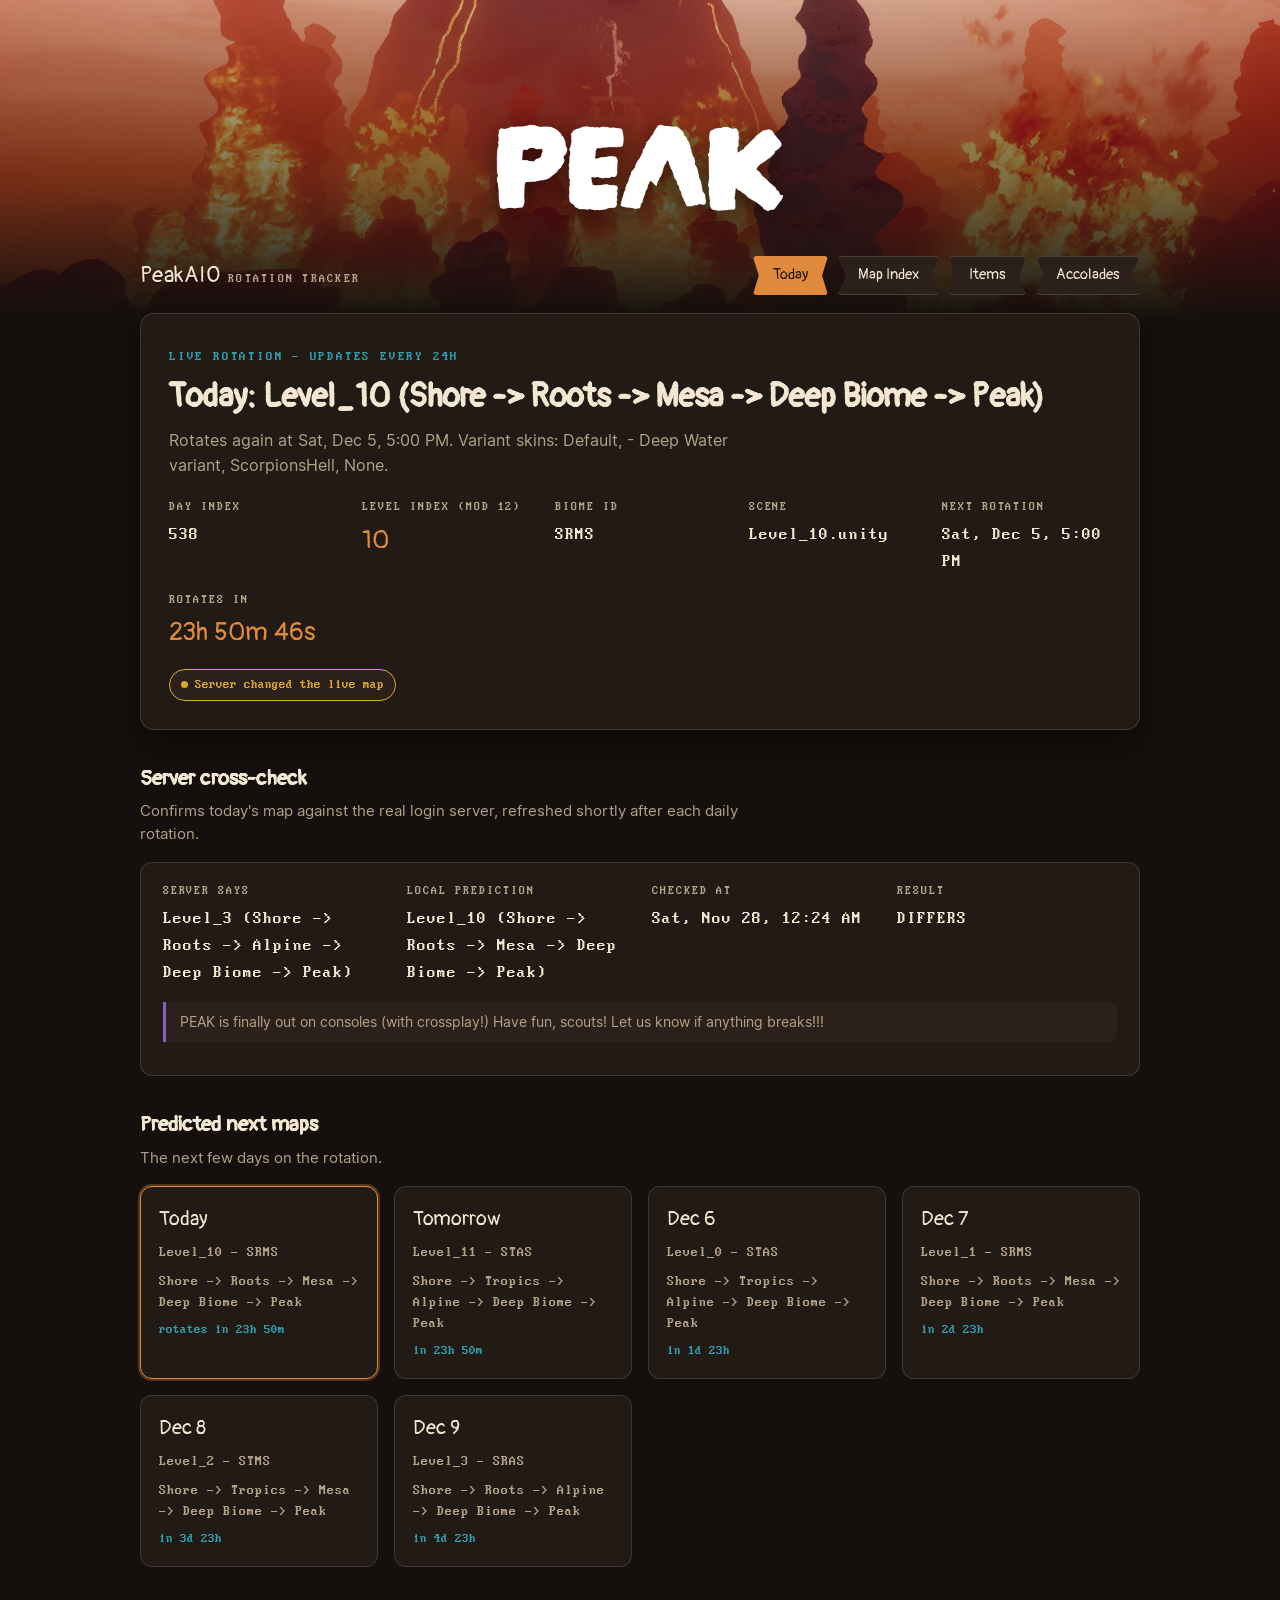
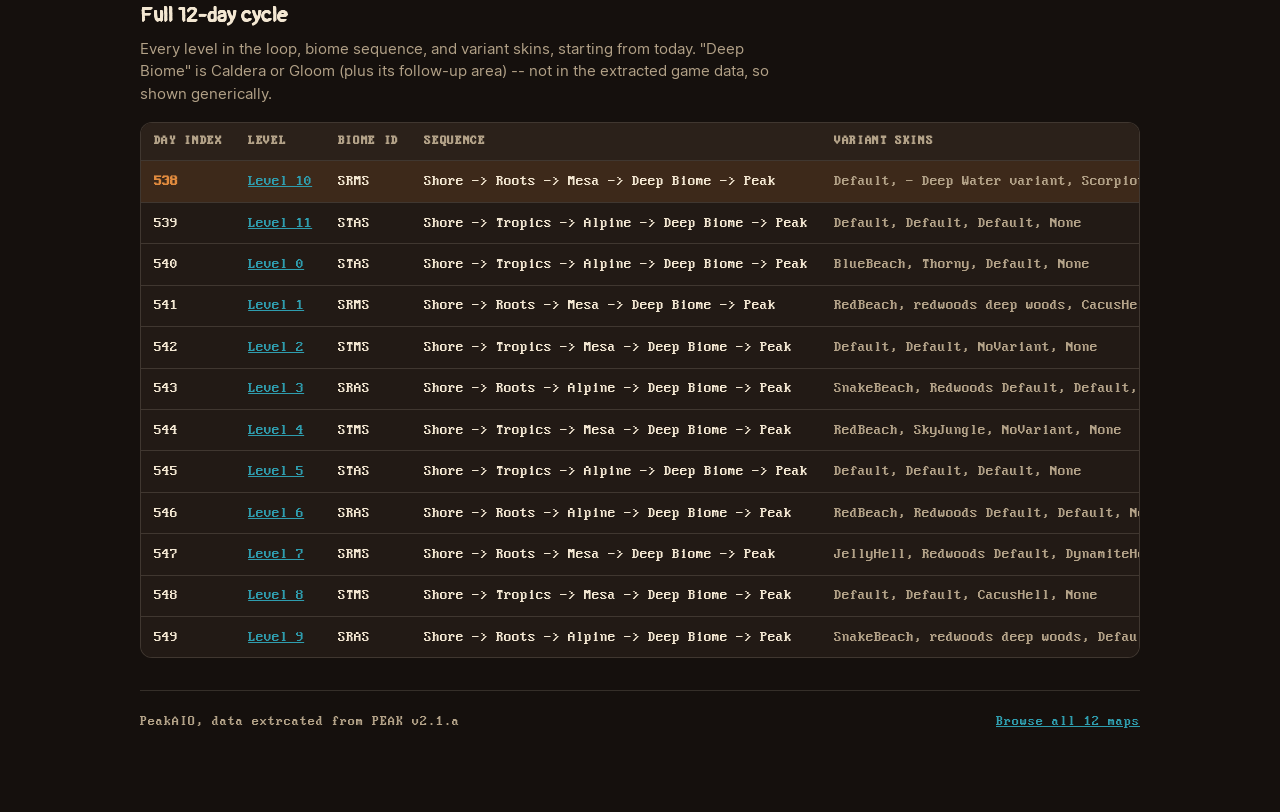
<file: index.html>
<!doctype html>
<html lang="en">
<head>
    <meta charset="utf-8">
    <meta name="viewport" content="width=device-width, initial-scale=1">
    <title>PEAK Rotation Tracker</title>
    <meta name="description"
          content="Today's PEAK map, biome, and variant skins, plus the predicted rotation for the days ahead.">
    <link rel="icon" href="favicon.ico" sizes="any">
<link rel="icon" type="image/png" sizes="32x32" href="assets/img/favicon-32.png">
<link rel="icon" type="image/png" sizes="192x192" href="assets/img/favicon-192.png">
<link rel="apple-touch-icon" href="assets/img/apple-touch-icon.png">
<link rel="stylesheet" href="assets/css/theme.css">
</head>
<body>

<div class="skyline">
    <div class="logo-wrap"><img src="assets/img/peak-logo.png" alt="PEAK" width="900" height="283"></div>
</div>

<div class="wrap">
    <div class="topbar">
        <a class="brand" href="index.html">
            <span class="mark">PeakAIO</span>
            <span class="tag">rotation tracker</span>
        </a>
        <nav class="tabs">
            <a href="index.html" class="active">Today</a>
            <a href="maps.html">Map Index</a>
            <a href="items.html">Items</a>
            <a href="accolades.html">Accolades</a>
        </nav>
    </div>

    <main>
        <section class="hero">
            <span class="eyebrow">Live rotation - updates every 24h</span>
            <h1 id="hero-title">Loading today's peak…</h1>
            <p class="sub" id="hero-sub"></p>
            <div class="kv-grid" id="today-kv"></div>
            <div class="kv" style="margin-top:1rem;">
                <label>Rotates in</label>
                <output class="big" id="rotation-countdown" data-countdown-precise></output>
            </div>
            <div style="margin-top:1rem;" id="live-badge"></div>
        </section>

        <section class="panel" id="live">
            <h2> Server cross-check</h2>
            <p class="desc">Confirms today's map against the real login server, refreshed shortly after each daily rotation.</p>
            <div class="card" id="live-detail">
                <p class="note">No cross-check data yet.</p>
            </div>
        </section>

        <section class="panel" id="next-up">
            <h2> Predicted next maps</h2>
            <p class="desc">The next few days on the rotation.</p>
            <div class="card-grid" id="next-cards"></div>
        </section>

        <section class="panel" id="rotation">
            <h2> Full 12-day cycle</h2>
            <p class="desc">Every level in the loop, biome sequence, and variant skins, starting from today. "Deep Biome" is Caldera or Gloom (plus its follow-up area) -- not in the extracted game data, so shown generically.</p>
            <div class="table-wrap">
                <table id="rotation-table">
                    <thead>
                    <tr>
                        <th>Day index</th>
                        <th>Level</th>
                        <th>Biome ID</th>
                        <th>Sequence</th>
                        <th>Variant skins</th>
                        <th>Rotates in</th>
                    </tr>
                    </thead>
                    <tbody></tbody>
                </table>
            </div>
        </section>

        <footer>
            <span>PeakAIO, data extrcated from PEAK v2.1.a</span>
            <a class="pagelink" href="maps.html">Browse all 12 maps</a>
        </footer>
    </main>
</div>

<script src="assets/js/rotation.js"></script>
<script>
    const now = new Date();
    const todayIndex = PEAK.computeDayIndex(now.getTime());
    const today = PEAK.describeDay(todayIndex);
    const rotatesAt = PEAK.nextRotation(todayIndex);
    document.getElementById("rotation-countdown").dataset.countdown = rotatesAt.getTime();

    document.getElementById("hero-title").textContent = `Today: Level_${today.levelIndex} (${today.sequence})`;
    document.getElementById("hero-sub").textContent =
        `Rotates again at ${PEAK.fmtLocal(rotatesAt)}. Variant skins: ${today.variants.join(", ")}.`;

    const kv = document.getElementById("today-kv");
    kv.innerHTML = [
        ["Day index", today.dayIndex, false],
        ["Level index (mod 12)", today.levelIndex, true],
        ["Biome ID", today.biomeId, false],
        ["Scene", today.scene.split("/").pop(), false],
        ["Next rotation", PEAK.fmtLocal(rotatesAt), false],
    ].map(([label, val, big]) =>
        `<div class="kv"><label>${label}</label><output class="${big ? "big" : ""}">${val}</output></div>`
    ).join("");

    const nextCards = document.getElementById("next-cards");
    let cardsHtml = "";
    for (let i = 0; i < 6; i++) {
        const d = today.dayIndex + i;
        const info = PEAK.describeDay(d);
        const startsAt = new Date(PEAK.EPOCH_MS + d * 24 * 3.6e6);
        const countdownTarget = i === 0 ? rotatesAt.getTime() : startsAt.getTime();
        const dateLabel = i === 0 ? "Today" : i === 1 ? "Tomorrow" : startsAt.toLocaleDateString(undefined, {
            month: "short",
            day: "numeric"
        });
        cardsHtml += `
      <a class="map-card ${i === 0 ? "today" : ""}" href="maps.html#level-${info.levelIndex}">
        <span class="lvl">${dateLabel}</span>
        <span class="seq">Level_${info.levelIndex} - ${info.biomeId}</span>
        <span class="seq">${info.sequence}</span>
        <span class="when" data-countdown="${countdownTarget}" data-prefix="${i === 0 ? "rotates in " : "in "}"></span>
      </a>`;
    }
    nextCards.innerHTML = cardsHtml;

    const rotBody = document.querySelector("#rotation-table tbody");
    let rows = "";
    for (let i = 0; i < 12; i++) {
        const d = today.dayIndex + i;
        const info = PEAK.describeDay(d);
        const rt = PEAK.nextRotation(d);
        rows += `<tr class="${i === 0 ? "today" : ""}">
      <td>${d}</td>
      <td><a class="pagelink" href="maps.html#level-${info.levelIndex}">Level_${info.levelIndex}</a></td>
      <td>${info.biomeId}</td>
      <td>${info.sequence}</td>
      <td class="dim">${info.variants.join(", ")}</td>
      <td class="dim" data-countdown="${rt.getTime()}"></td>
    </tr>`;
    }
    rotBody.innerHTML = rows;

    function tickCountdowns() {
        document.querySelectorAll("[data-countdown]").forEach((el) => {
            const target = Number(el.dataset.countdown);
            const text = el.hasAttribute("data-countdown-precise")
                ? PEAK.formatCountdownPrecise(target)
                : PEAK.formatCountdown(target);
            el.textContent = (el.dataset.prefix || "") + text;
        });
    }

    tickCountdowns();
    setInterval(tickCountdowns, 1000);

    const badgeEl = document.getElementById("live-badge");
    const detailEl = document.getElementById("live-detail");
    fetch("data/live.json", { cache: "no-store" })
        .then((r) => (r.ok ? r.json() : Promise.reject(new Error(`HTTP ${r.status}`))))
        .then((live) => {
            if (!live.ok) throw new Error(live.error || "no data yet");
            const match = live.dayIndex === today.dayIndex;
            const serverInfo = PEAK.describeDay(live.dayIndex);
            badgeEl.innerHTML = `<span class="badge ${match ? "ok" : "warn"}"><span class="dot"></span>${match ? "Confirmed by login server" : "Server changed the live map"}</span>`;
            detailEl.innerHTML = `
        <div class="kv-grid">
          <div class="kv"><label>Server says</label><output>Level_${serverInfo.levelIndex} (${serverInfo.sequence})</output></div>
          <div class="kv"><label>Local prediction</label><output>Level_${today.levelIndex} (${today.sequence})</output></div>
          <div class="kv"><label>Checked at</label><output>${PEAK.fmtLocal(new Date(live.fetchedAt))}</output></div>
          <div class="kv"><label>Result</label><output>${match ? "MATCH" : "DIFFERS"}</output></div>
        </div>
        ${live.raw && live.raw.Message ? `<p class="note" style="margin-top:1rem;">${live.raw.Message}</p>` : ""}`;
        })
        .catch(() => {
            badgeEl.innerHTML = `<span class="badge"><span class="dot"></span>No cross-check data yet</span>`;
        });
</script>
</body>
</html>
</file>
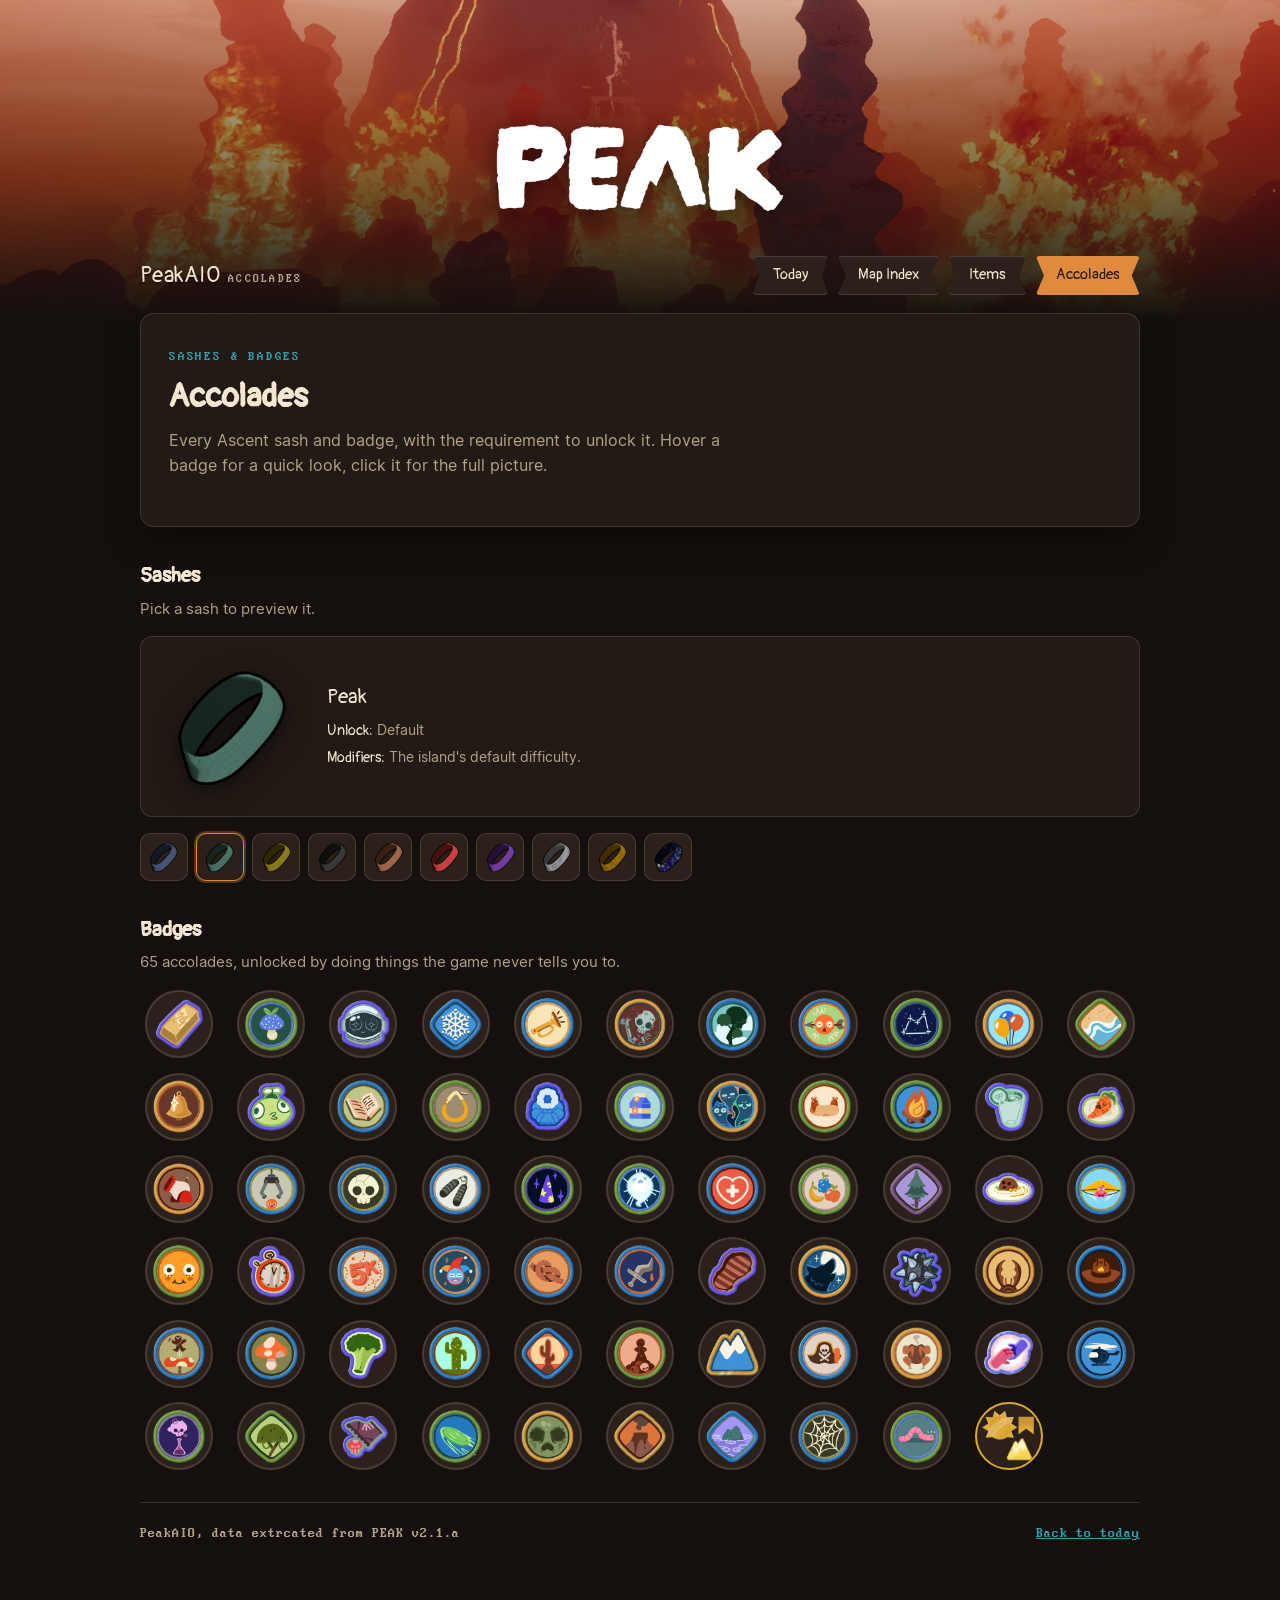
<file: accolades.html>
<!doctype html>
<html lang="en">
<head>
    <meta charset="utf-8">
    <meta name="viewport" content="width=device-width, initial-scale=1">
    <title>PEAK Accolades</title>
    <meta name="description" content="Every PEAK sash and badge: how to unlock them, with the real in-game icons.">
    <link rel="icon" href="favicon.ico" sizes="any">
<link rel="icon" type="image/png" sizes="32x32" href="assets/img/favicon-32.png">
<link rel="icon" type="image/png" sizes="192x192" href="assets/img/favicon-192.png">
<link rel="apple-touch-icon" href="assets/img/apple-touch-icon.png">
<link rel="stylesheet" href="assets/css/theme.css">
</head>
<body>

<div class="skyline">
    <div class="logo-wrap"><img src="assets/img/peak-logo.png" alt="PEAK" width="900" height="283"></div>
</div>

<div class="wrap">
    <div class="topbar">
        <a class="brand" href="index.html">
            <span class="mark">PeakAIO</span>
            <span class="tag">Accolades</span>
        </a>
        <nav class="tabs">
            <a href="index.html">Today</a>
            <a href="maps.html">Map Index</a>
            <a href="items.html">Items</a>
            <a href="accolades.html" class="active">Accolades</a>
        </nav>
    </div>

    <main>
        <section class="hero">
            <span class="eyebrow">Sashes &amp; badges</span>
            <h1>Accolades</h1>
            <p class="sub">Every Ascent sash and badge, with the requirement to unlock it. Hover a badge for a quick
                look, click it for the full picture.</p>
        </section>

        <section class="panel" id="sashes">
            <h2> Sashes</h2>
            <p class="desc">Pick a sash to preview it.</p>
            <div class="card sash-preview" id="sash-preview"></div>
            <div class="sash-row" id="sash-row"></div>
        </section>

        <section class="panel" id="badges">
            <h2> Badges</h2>
            <p class="desc">65 accolades, unlocked by doing things the game never tells you to.</p>
            <div class="badge-grid" id="badge-grid"></div>
        </section>

        <footer>
            <span>PeakAIO, data extrcated from PEAK v2.1.a</span>
            <a class="pagelink" href="index.html">Back to today</a>
        </footer>
    </main>
</div>

<div class="modal-overlay" id="modal" hidden>
    <div class="modal-card" id="modal-card"></div>
</div>

<script src="assets/js/accolades-data.js"></script>
<script>
    const sashRow = document.getElementById("sash-row");
    const sashPreview = document.getElementById("sash-preview");

    function renderSash(idx) {
        const s = SASHES[idx];
        sashPreview.innerHTML = `
      <img src="assets/img/sashes/${s.file}.webp" alt="${s.name}">
      <div class="info">
        <h3>${s.name}</h3>
        <p><strong>Unlock:</strong> ${s.requirement}</p>
        <p><strong>Modifiers:</strong> ${s.modifiers}</p>
      </div>`;
        [...sashRow.children].forEach((el, i) => el.classList.toggle("active", i === idx));
    }

    sashRow.innerHTML = SASHES.map((s, i) =>
        `<button class="sash-swatch" data-idx="${i}" title="${s.name}"><img src="assets/img/sashes/${s.file}.webp" alt="${s.name}"></button>`
    ).join("");
    sashRow.addEventListener("click", (e) => {
        const btn = e.target.closest(".sash-swatch");
        if (btn) renderSash(Number(btn.dataset.idx));
    });
    renderSash(1); // default to "Peak"

    const ALL_BADGES = [...BADGES, ...SPECIAL_BADGES];
    const badgeGrid = document.getElementById("badge-grid");
    badgeGrid.innerHTML = ALL_BADGES.map((b, i) => `
    <div class="badge-slot">
      <button class="badge-btn${SPECIAL_BADGES.includes(b) ? " special" : ""}" data-idx="${i}">
        <img src="assets/img/badges/${b.file}.webp" alt="${b.name}">
      </button>
      <div class="badge-tip"><strong>${b.name}</strong>${b.desc}</div>
    </div>`).join("");

    const modal = document.getElementById("modal");
    const modalCard = document.getElementById("modal-card");

    function itemLinks(badge) {
        if (!badge.items || !badge.items.length) return "";
        const links = badge.items.map((name) =>
            `<a class="btn-chip" href="items.html?search=${encodeURIComponent(name)}">${name}</a>`
        ).join("");
        return `<div class="item-links">${links}</div>`;
    }

    function openBadge(idx) {
        const b = ALL_BADGES[idx];
        modalCard.innerHTML = `
      <img src="assets/img/badges/${b.file}.webp" alt="${b.name}">
      <h3>${b.name}</h3>
      <p>${b.desc}</p>
      ${itemLinks(b)}
      <button class="modal-close" id="modal-close-btn">Close</button>`;
        modal.hidden = false;
        document.getElementById("modal-close-btn").addEventListener("click", closeModal);
    }

    function closeModal() {
        modal.hidden = true;
    }

    badgeGrid.addEventListener("click", (e) => {
        const btn = e.target.closest(".badge-btn");
        if (btn) openBadge(Number(btn.dataset.idx));
    });
    modal.addEventListener("click", (e) => {
        if (e.target === modal) closeModal();
    });
    document.addEventListener("keydown", (e) => {
        if (e.key === "Escape") closeModal();
    });
</script>
</body>
</html>
</file>
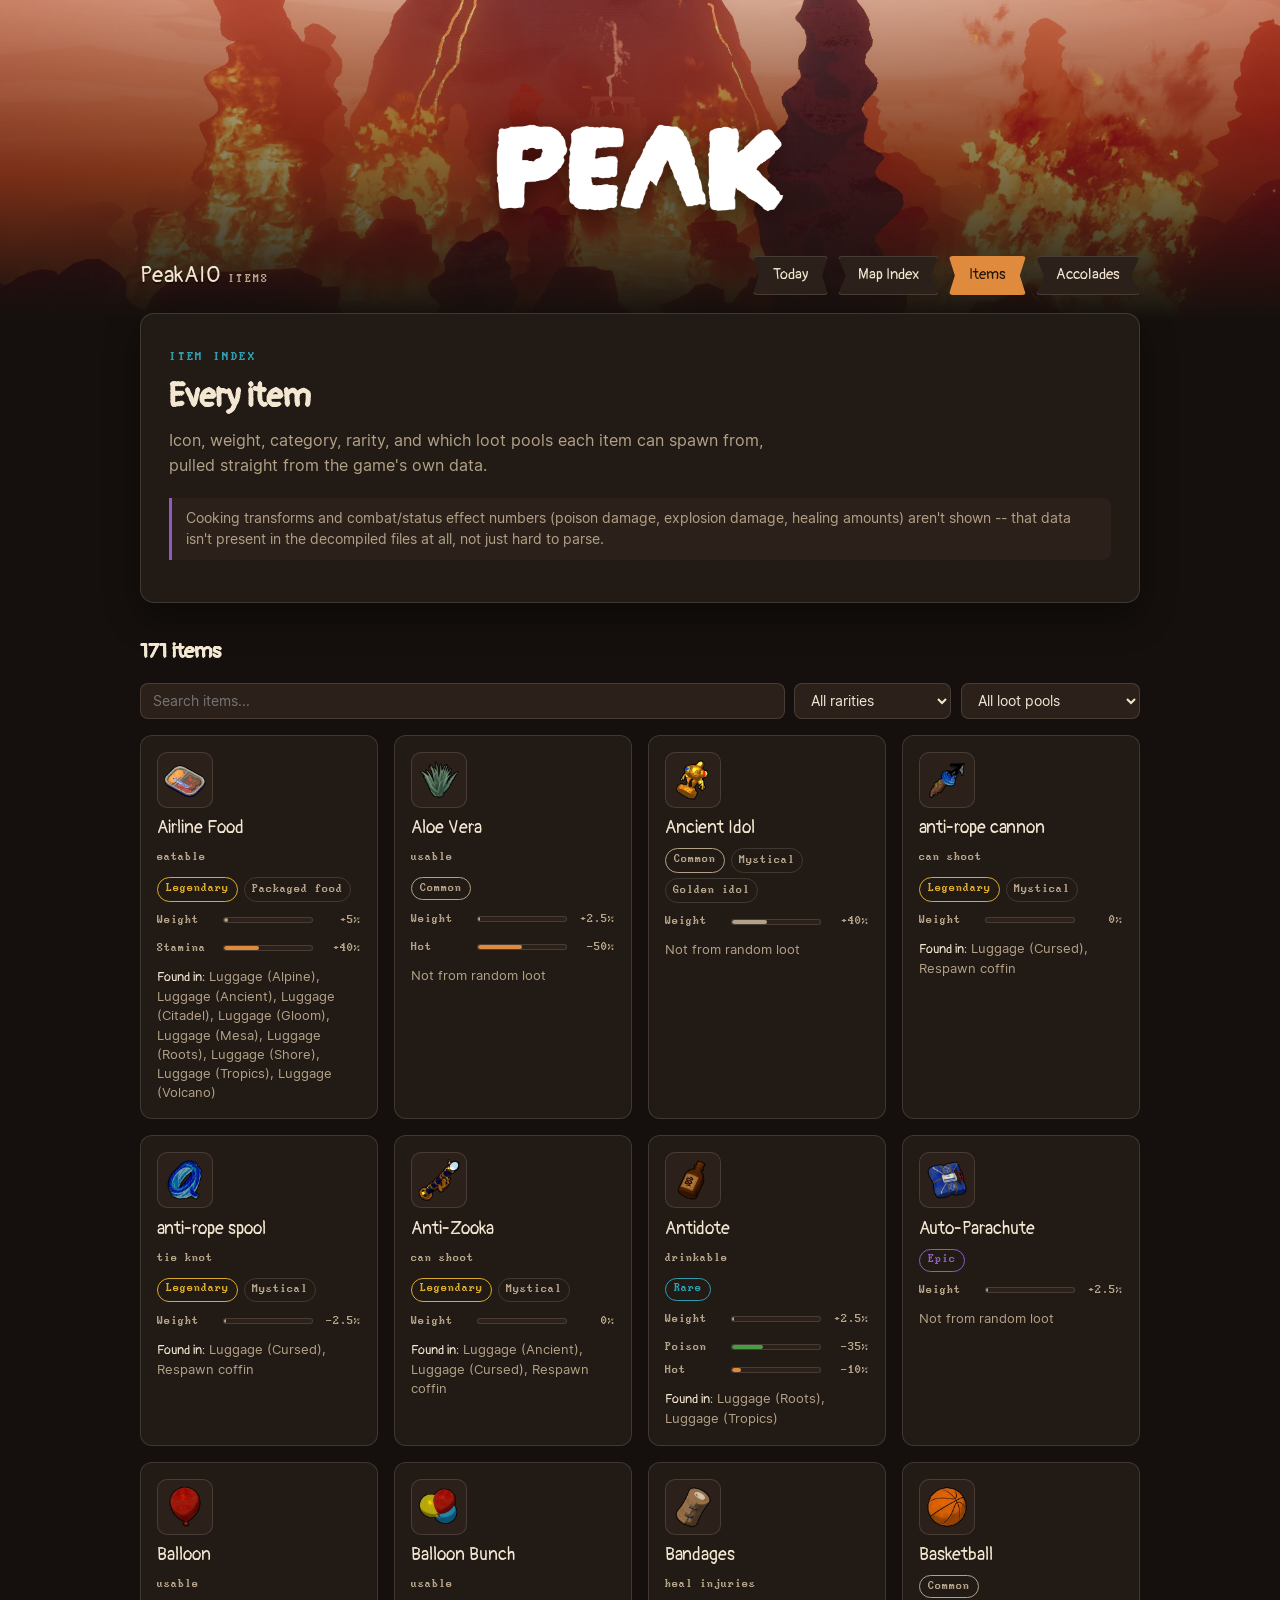
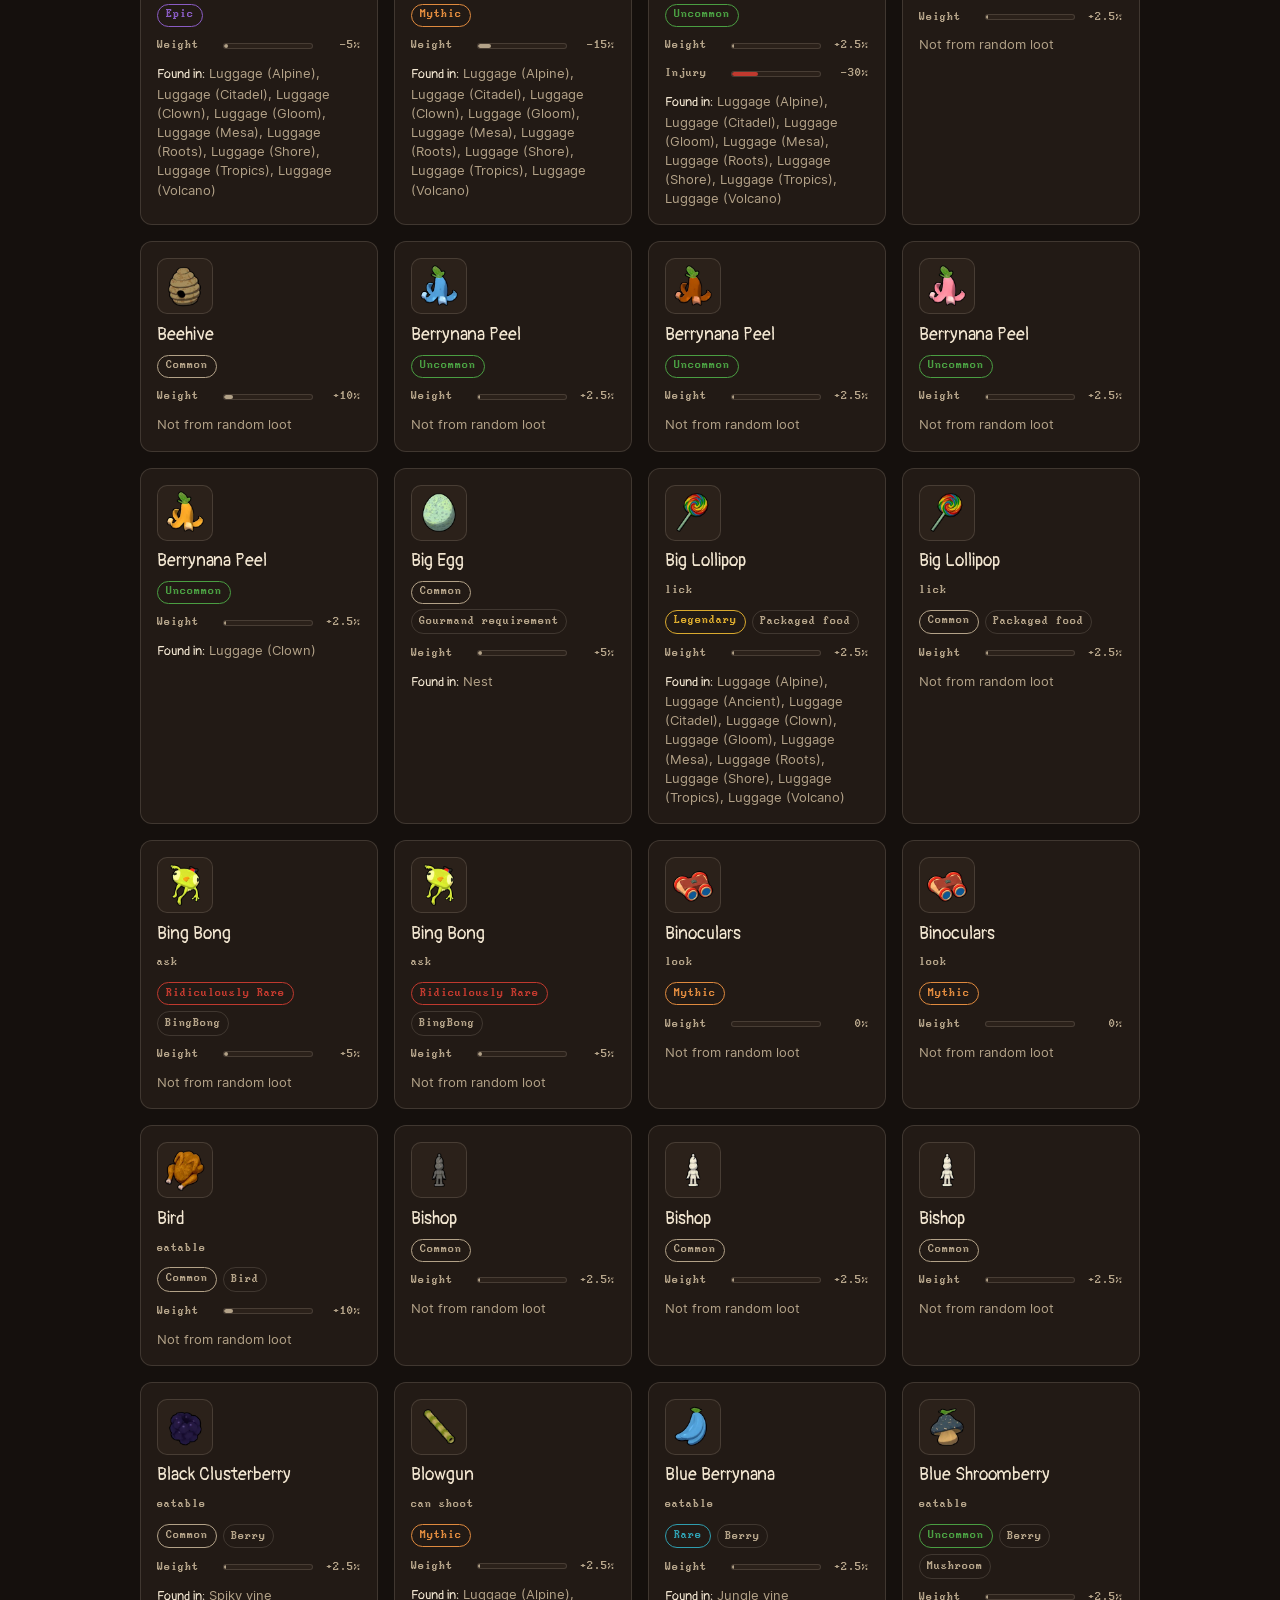
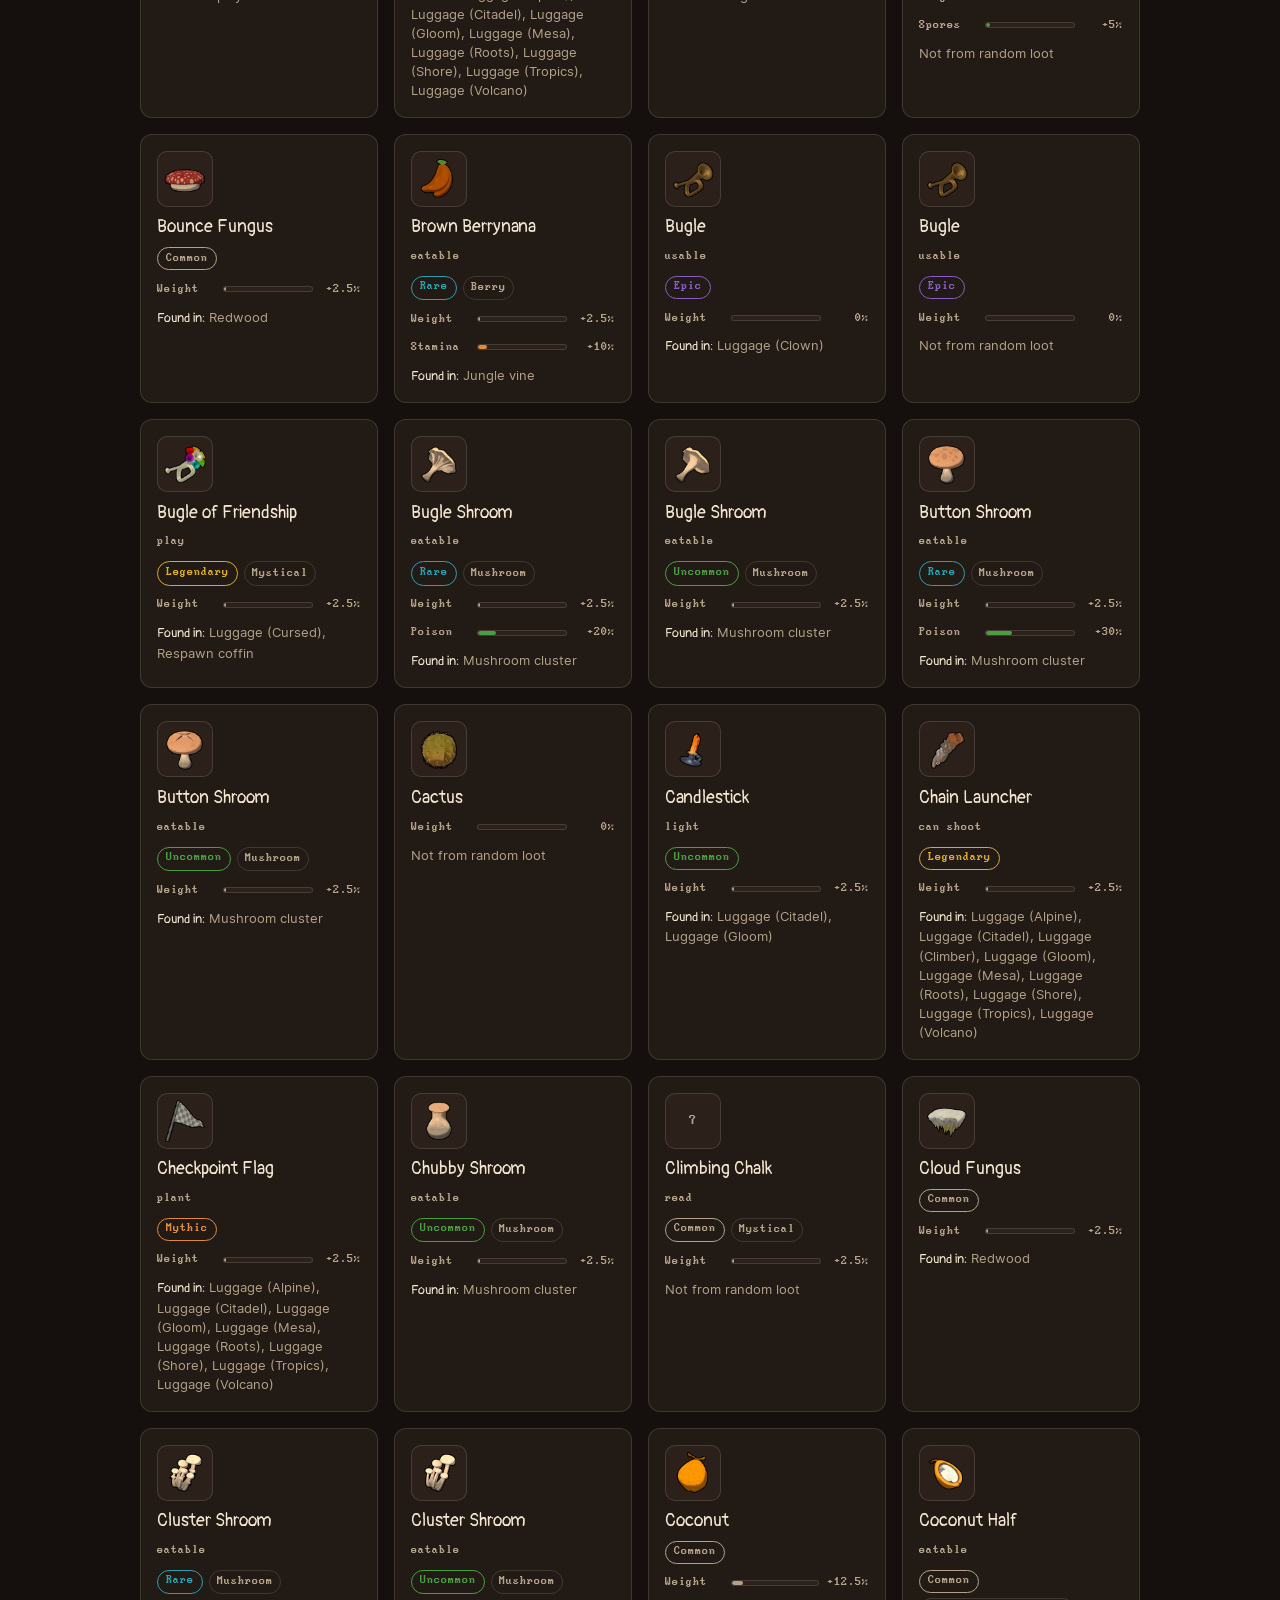
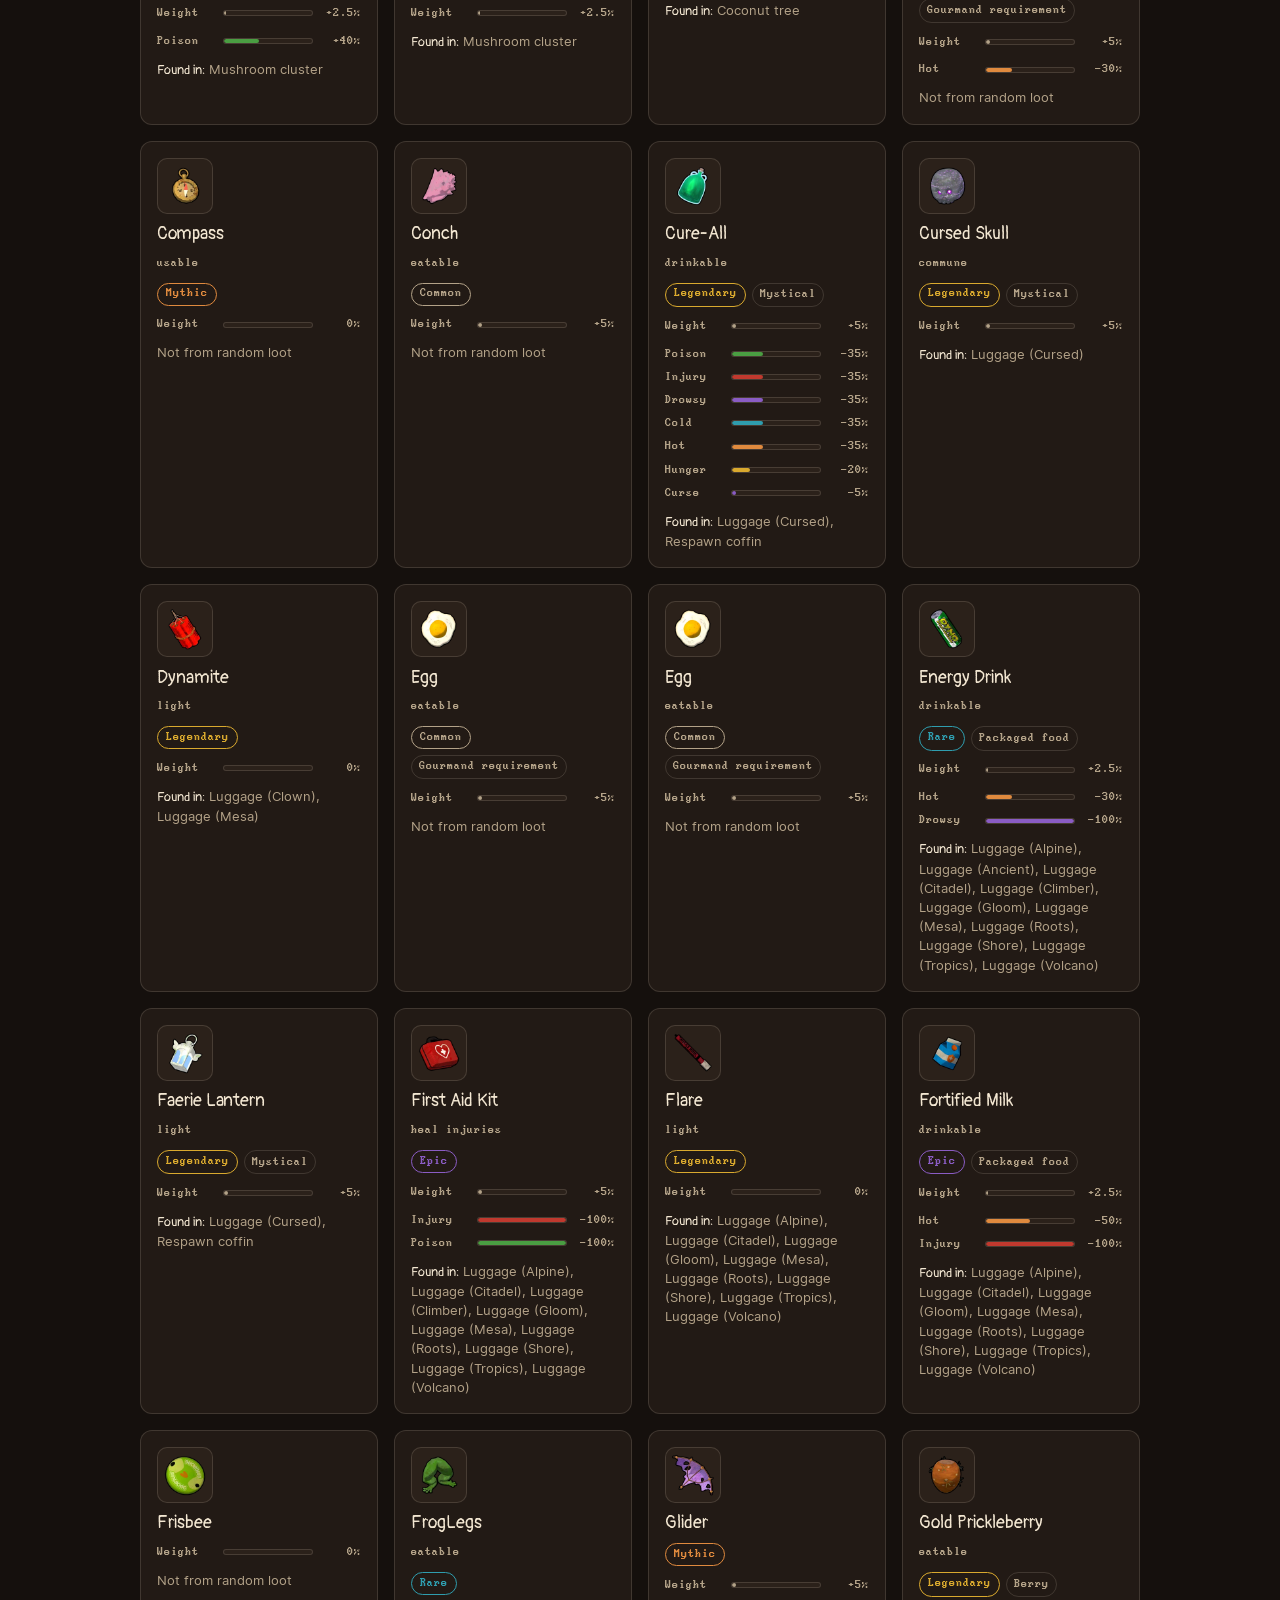
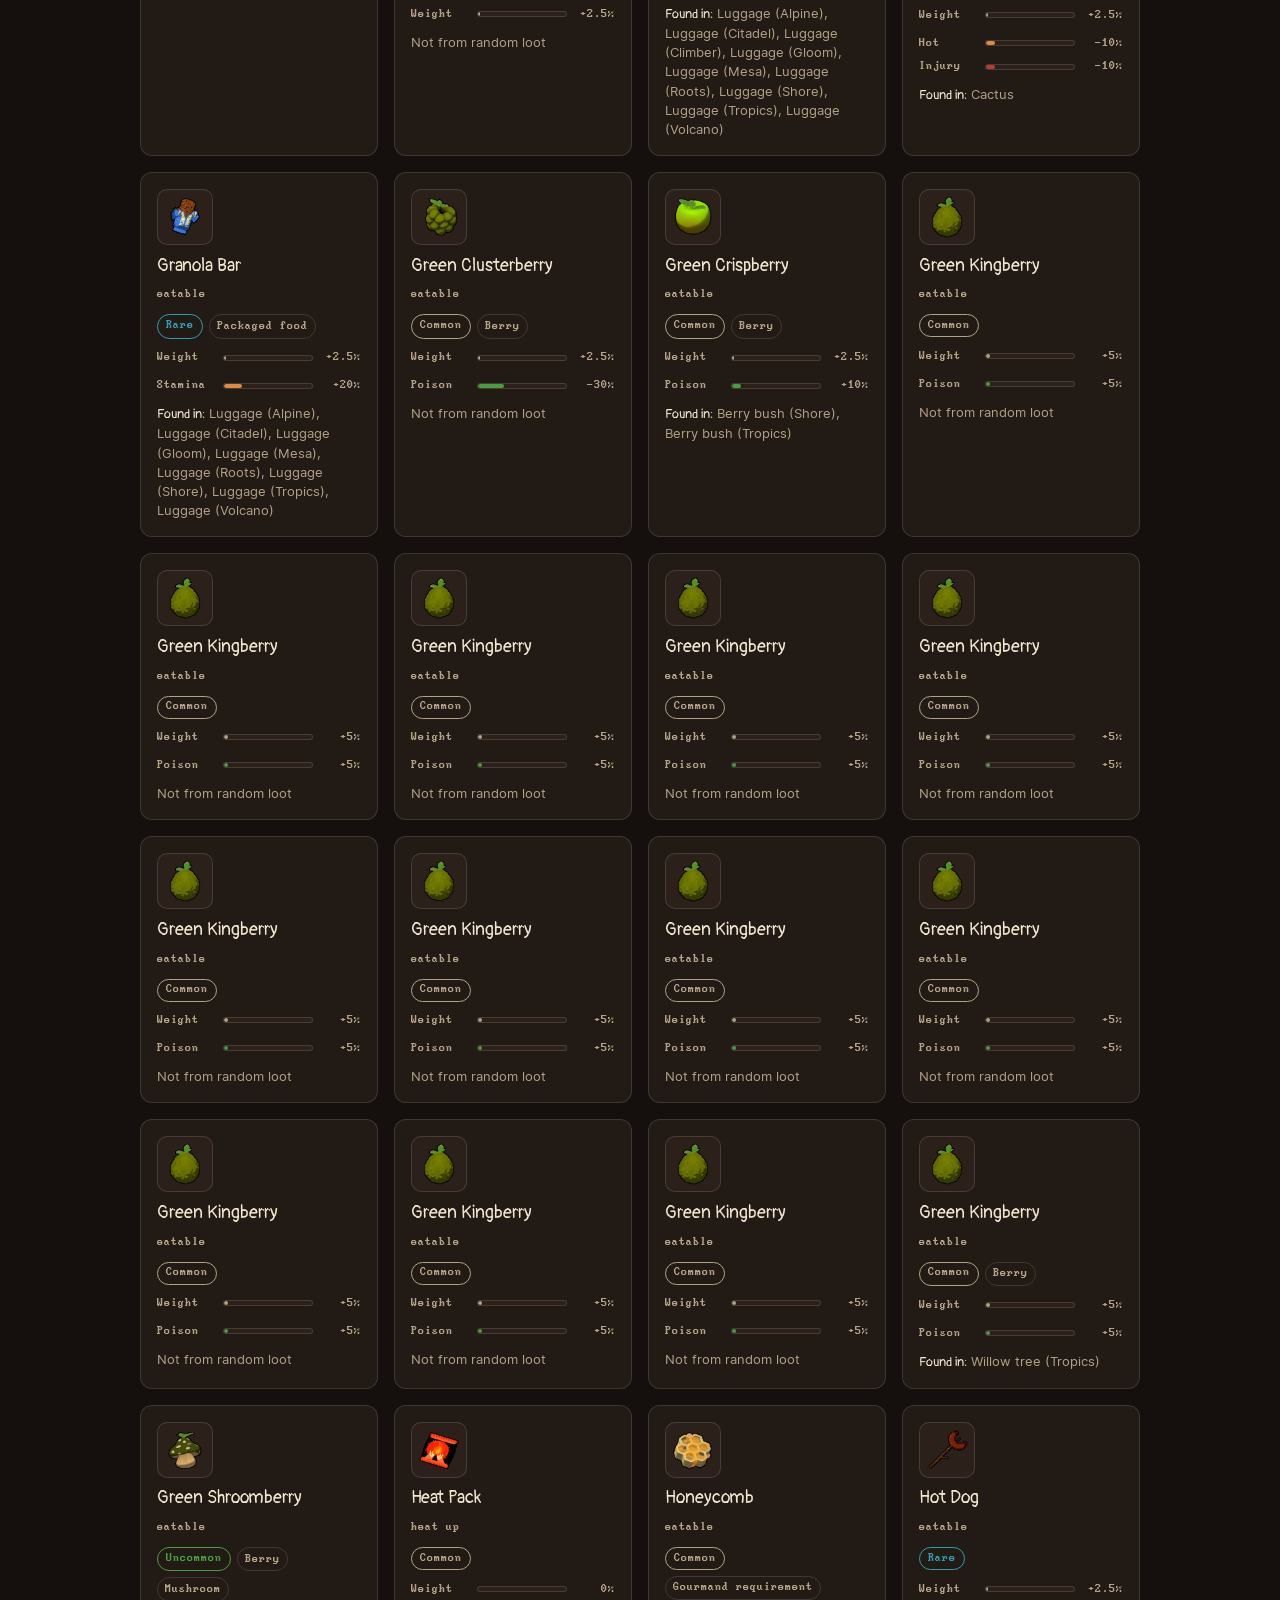
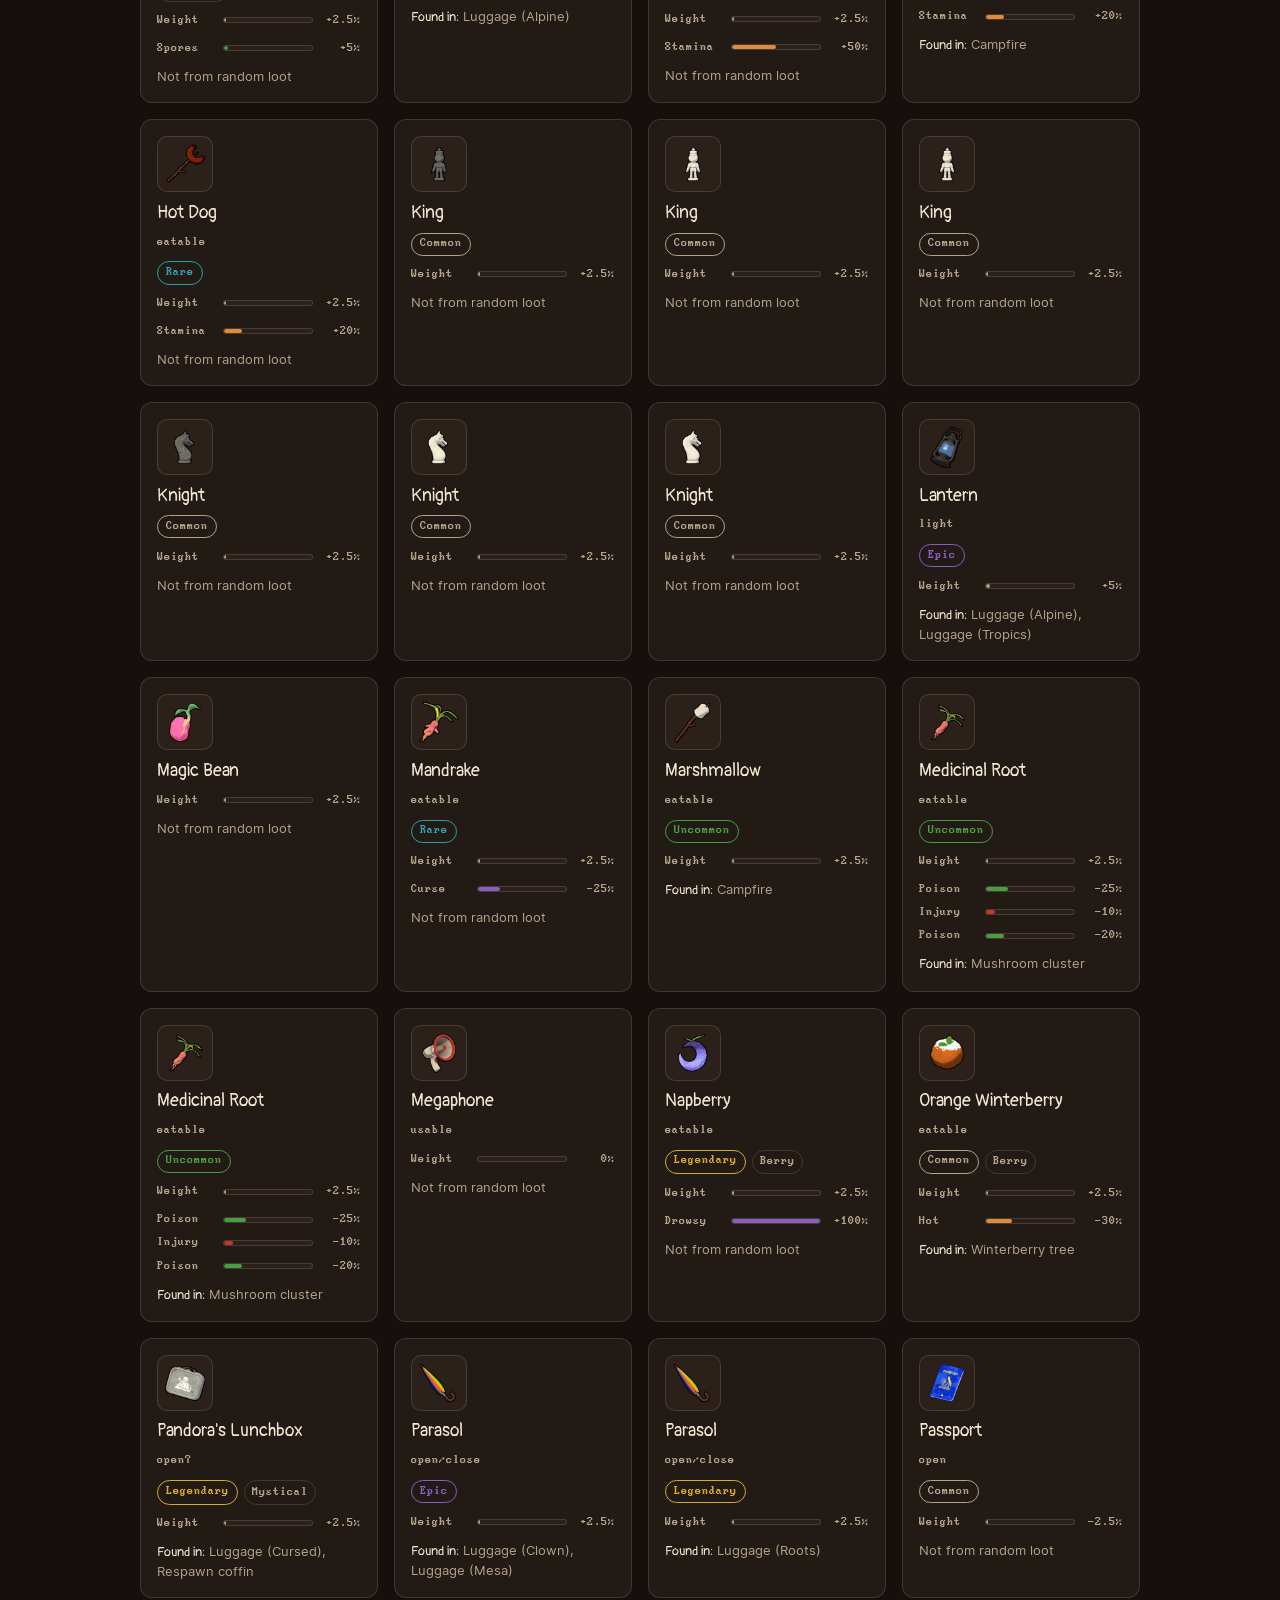
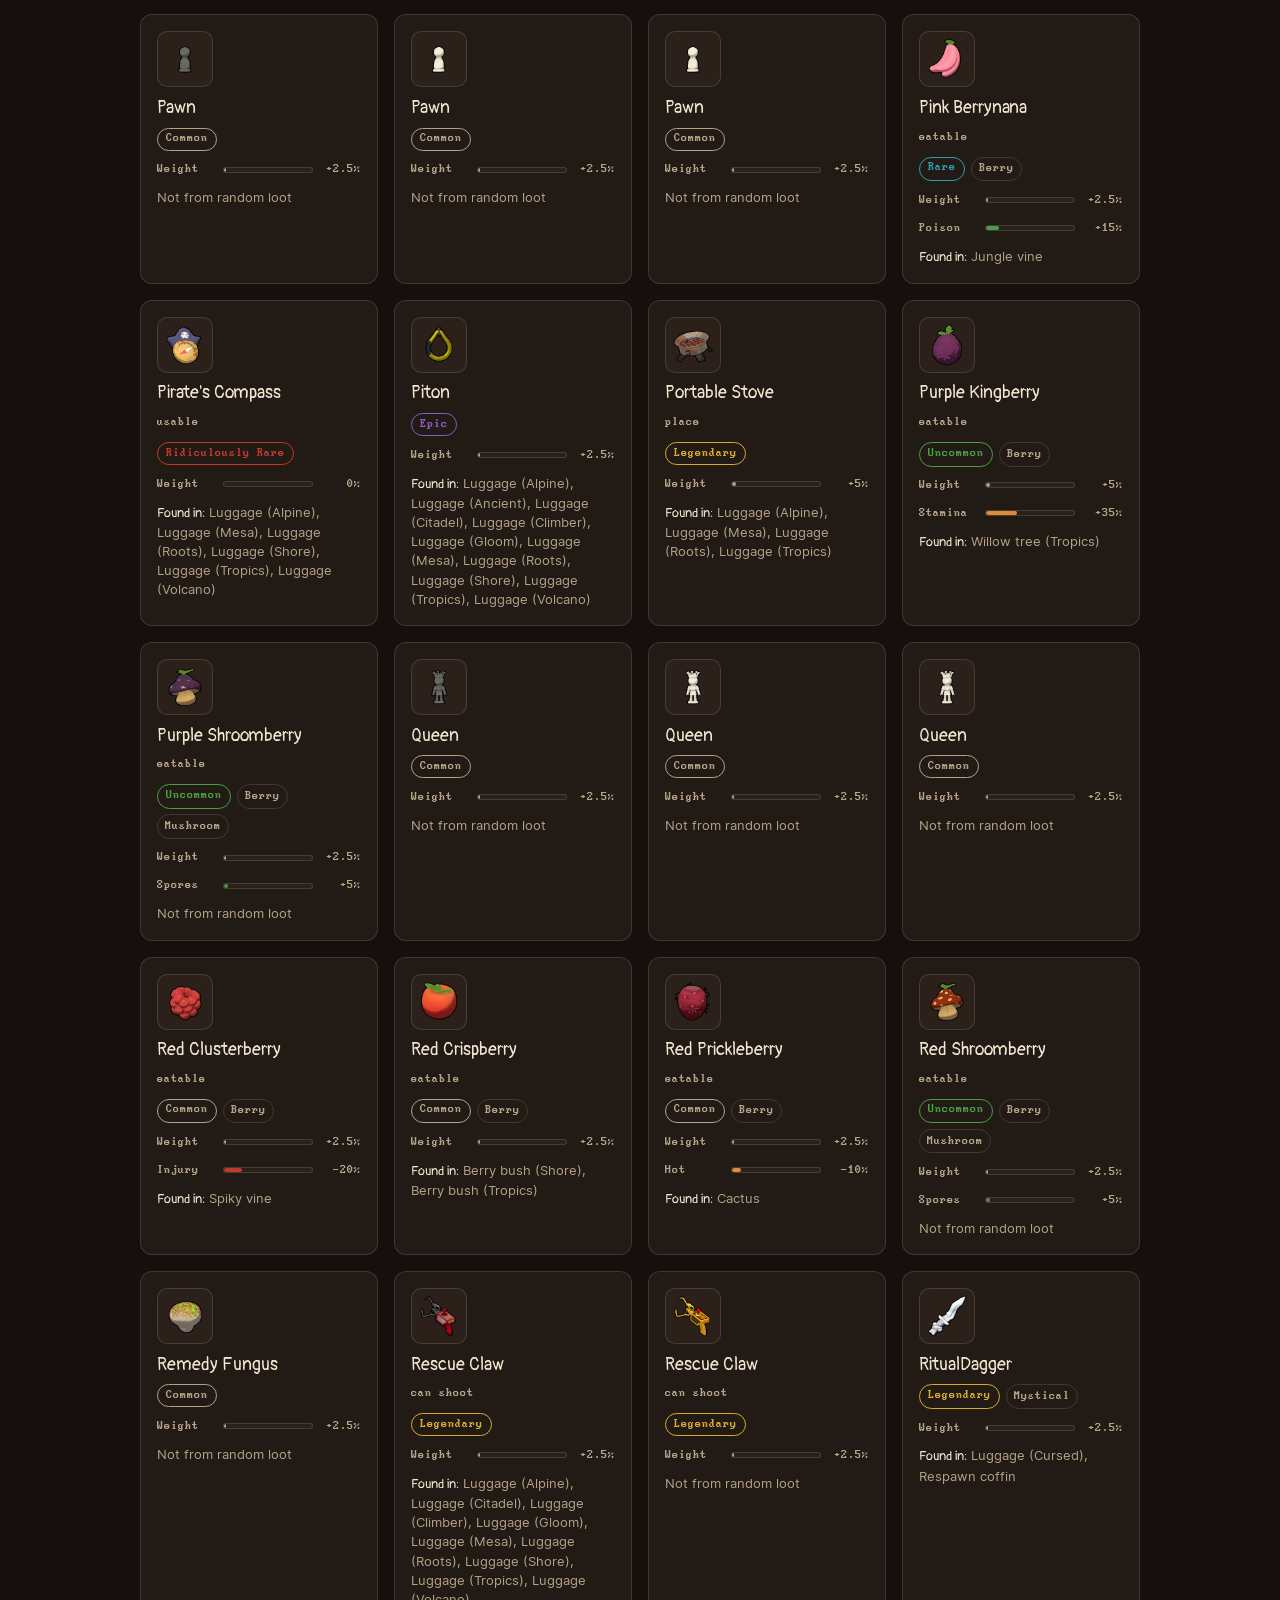
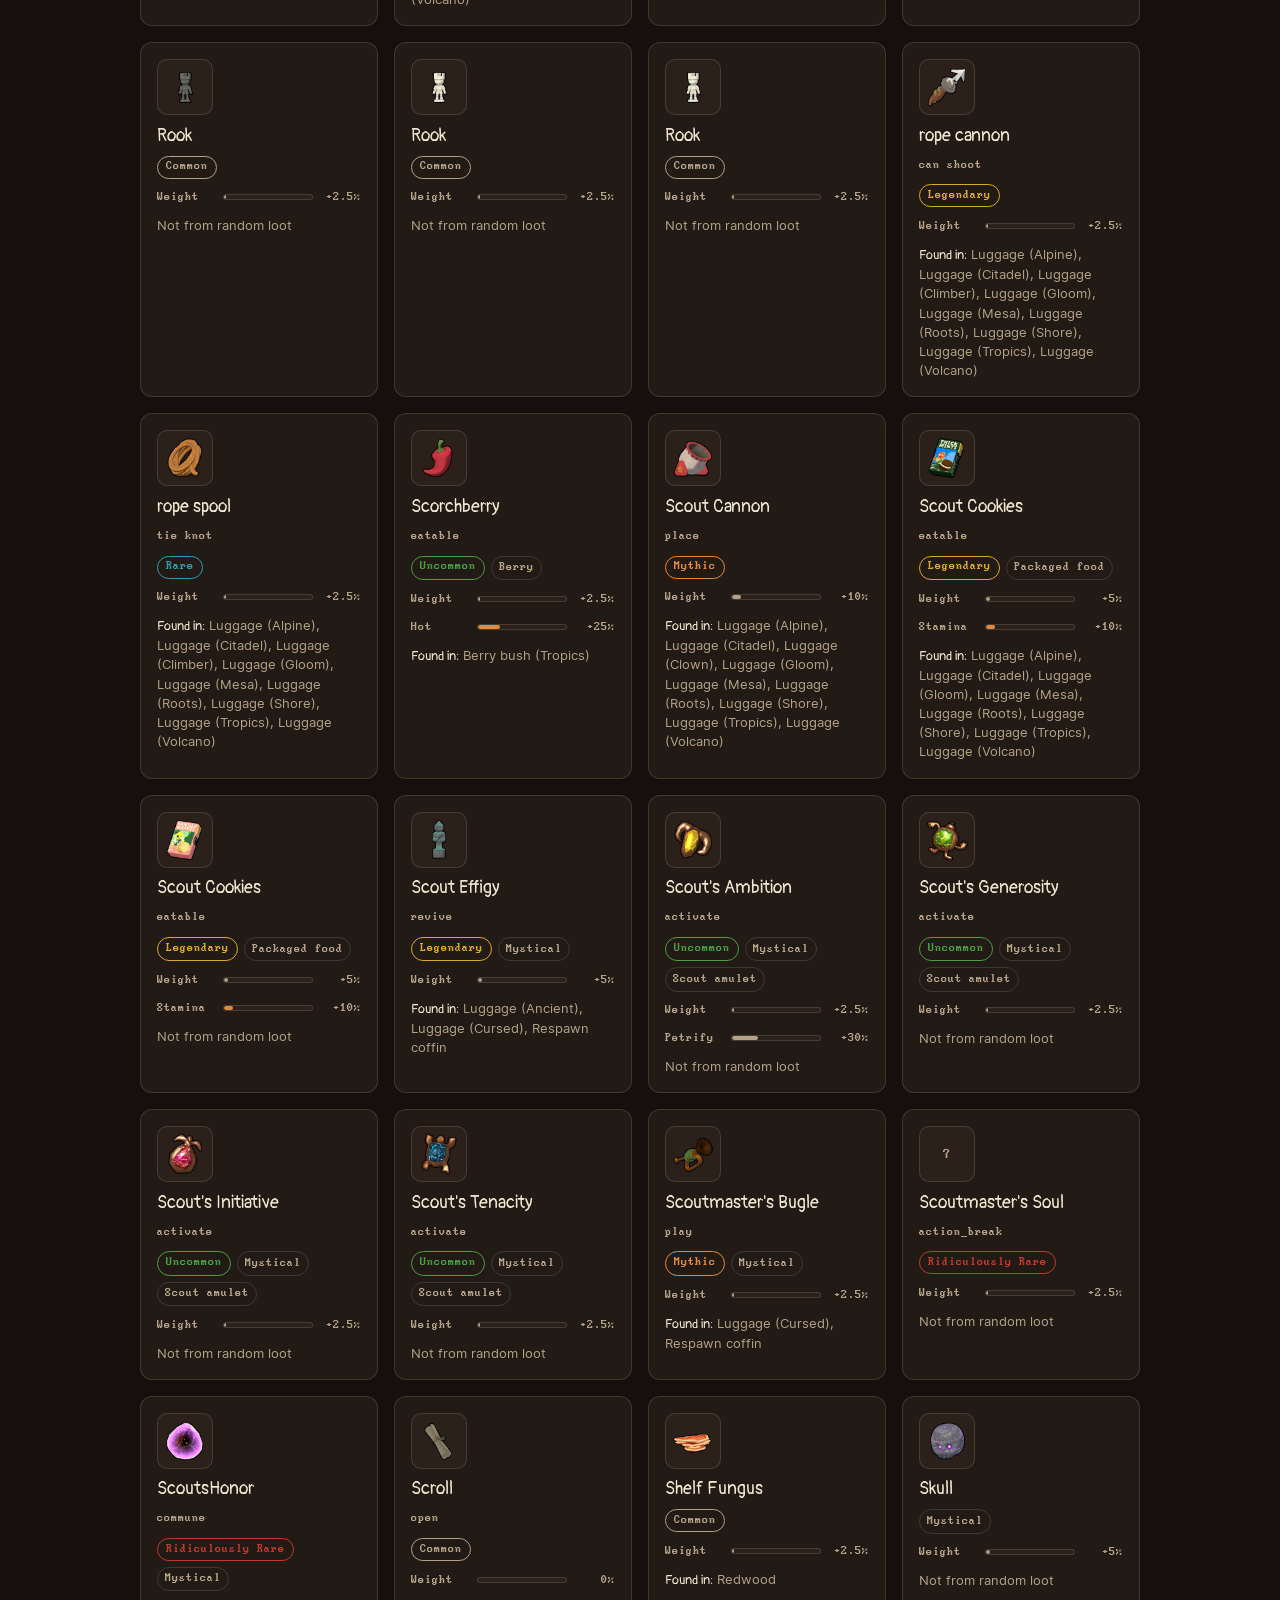
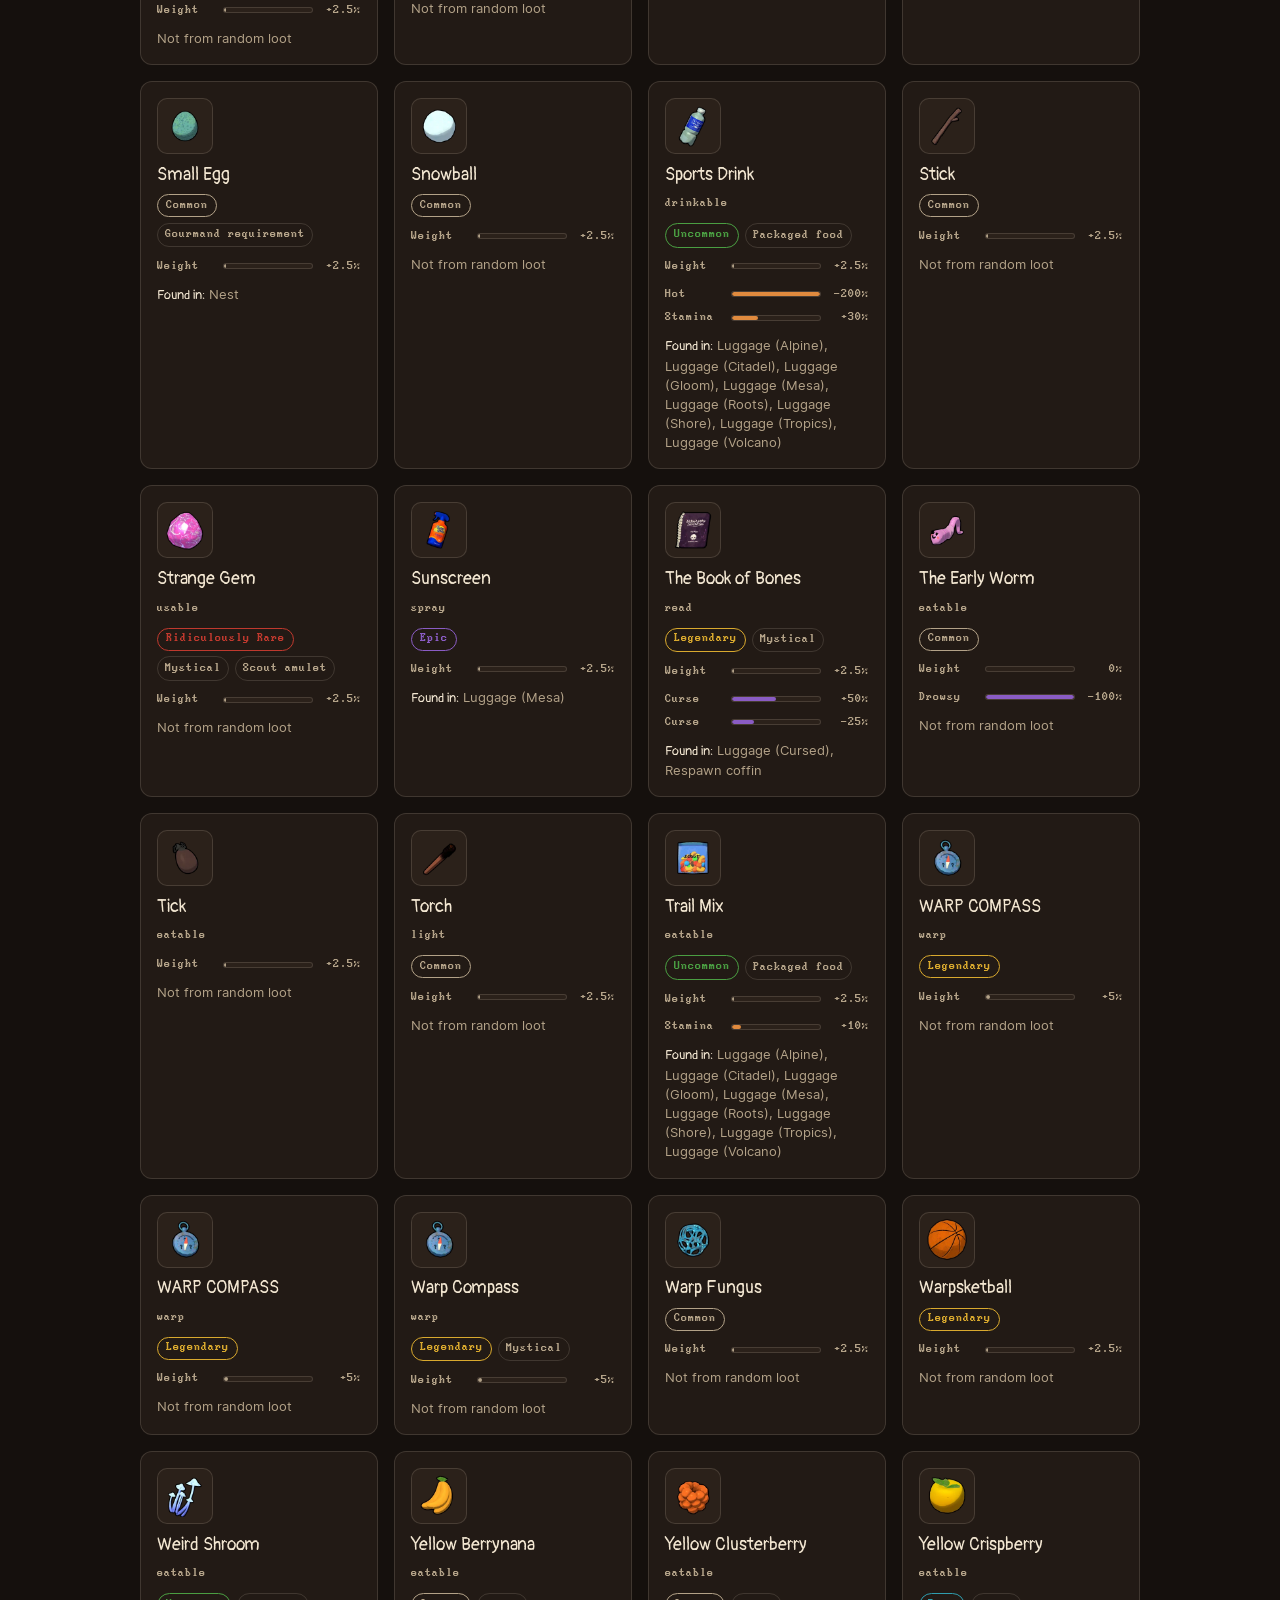
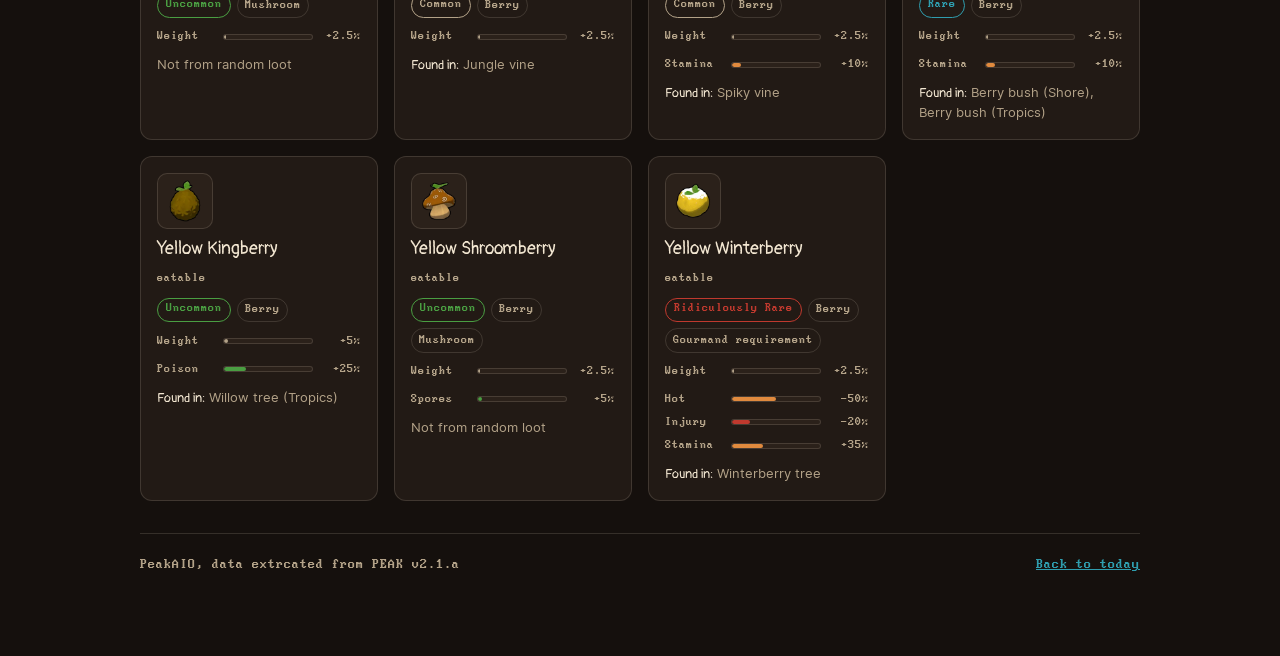
<file: items.html>
<!doctype html>
<html lang="en">
<head>
<meta charset="utf-8">
<meta name="viewport" content="width=device-width, initial-scale=1">
<title>PEAK Item Index</title>
<meta name="description" content="Every PEAK item: icon, weight, category, rarity, and which loot pools it can spawn from.">
<link rel="icon" href="favicon.ico" sizes="any">
<link rel="icon" type="image/png" sizes="32x32" href="assets/img/favicon-32.png">
<link rel="icon" type="image/png" sizes="192x192" href="assets/img/favicon-192.png">
<link rel="apple-touch-icon" href="assets/img/apple-touch-icon.png">
<link rel="stylesheet" href="assets/css/theme.css">
</head>
<body>

<div class="skyline">
  <div class="logo-wrap"><img src="assets/img/peak-logo.png" alt="PEAK" width="900" height="283"></div>
</div>

<div class="wrap">
  <div class="topbar">
    <a class="brand" href="index.html">
      <span class="mark">PeakAIO</span>
      <span class="tag">Items</span>
    </a>
    <nav class="tabs">
      <a href="index.html">Today</a>
      <a href="maps.html">Map Index</a>
      <a href="items.html" class="active">Items</a>
      <a href="accolades.html">Accolades</a>
    </nav>
  </div>

  <main>
    <section class="hero">
      <span class="eyebrow">Item index</span>
      <h1>Every item</h1>
      <p class="sub">Icon, weight, category, rarity, and which loot pools each item can spawn from, pulled straight from the game's own data.</p>
      <p class="note">Cooking transforms and combat/status effect numbers (poison damage, explosion damage, healing amounts) aren't shown -- that data isn't present in the decompiled files at all, not just hard to parse.</p>
    </section>

    <section class="panel" id="items">
      <h2> <span id="item-count"></span></h2>
      <div class="item-toolbar">
        <input type="text" id="search" placeholder="Search items...">
        <select id="rarity-filter">
          <option value="">All rarities</option>
        </select>
        <select id="pool-filter">
          <option value="">All loot pools</option>
        </select>
      </div>
      <div class="item-grid" id="item-grid"></div>
    </section>

    <footer>
      <span>PeakAIO, data extrcated from PEAK v2.1.a</span>
      <a class="pagelink" href="index.html">Back to today</a>
    </footer>
  </main>
</div>

<script>
  let ITEMS = [];

  fetch("items.json", { cache: "no-store" })
    .then((r) => r.json())
    .then((d) => {
      ITEMS = d.items;
      document.getElementById("item-count").textContent = `${ITEMS.length} items`;
      populateFilters();
      const q = new URLSearchParams(location.search).get("search");
      if (q) document.getElementById("search").value = q;
      render();
    })
    .catch(() => {
      document.getElementById("item-grid").innerHTML = `<p class="note">Couldn't load items.json.</p>`;
    });

  function populateFilters() {
    const rarities = [...new Set(ITEMS.map((i) => i.rarity).filter(Boolean))];
    const raritySelect = document.getElementById("rarity-filter");
    raritySelect.innerHTML += rarities.map((r) => `<option value="${r}">${r}</option>`).join("");

    const pools = [...new Set(ITEMS.flatMap((i) => i.spawnPools))].sort();
    const poolSelect = document.getElementById("pool-filter");
    poolSelect.innerHTML += pools.map((p) => `<option value="${p}">${p}</option>`).join("");

    document.getElementById("search").addEventListener("input", render);
    raritySelect.addEventListener("change", render);
    poolSelect.addEventListener("change", render);
  }

  const PROMPT_LABELS = { eat: "eatable", use: "usable", shoot: "can shoot", drink: "drinkable" };
  function formatPrompt(raw) {
    const key = raw.trim().toLowerCase();
    return PROMPT_LABELS[key] || key;
  }

  function statBar(label, percent, color) {
    const clamped = Math.max(-100, Math.min(100, percent));
    const sign = percent > 0 ? "+" : "";
    return `
      <div class="stat-bar">
        <span class="stat-label">${label}</span>
        <span class="track"><span class="fill fill-${color}" style="width:${Math.abs(clamped)}%"></span></span>
        <span class="stat-value">${sign}${percent}%</span>
      </div>`;
  }

  function card(item) {
    const iconHtml = item.icon
      ? `<img src="${item.icon}" alt="" loading="lazy">`
      : `<span class="no-icon">?</span>`;
    const rarityClass = item.rarity ? `rarity-${item.rarity.replace(/\s+/g, "")}` : "";
    const rarityHtml = item.rarity ? `<span class="rarity-pill ${rarityClass}">${item.rarity}</span>` : "";
    const tagsHtml = item.tags.map((t) => `<span class="pill">${t}</span>`).join("");
    const poolsHtml = item.spawnPools.length
      ? `<div class="pools"><strong>Found in:</strong> ${item.spawnPools.join(", ")}</div>`
      : `<div class="pools">Not from random loot</div>`;

    const weightBar = item.weightPercent !== null
      ? statBar("Weight", item.weightPercent, "dim")
      : "";
    const effectsHtml = item.effects.length
      ? `<div class="effect-list">${item.effects.map((e) => statBar(e.status, e.percent, e.color)).join("")}</div>`
      : "";

    return `
      <div class="item-card">
        <div class="icon-wrap">${iconHtml}</div>
        <div class="name">${item.name}</div>
        ${item.prompt ? `<div class="meta-row"><span>${formatPrompt(item.prompt)}</span></div>` : ""}
        ${rarityHtml || tagsHtml ? `<div class="tag-row">${rarityHtml}${tagsHtml}</div>` : ""}
        ${weightBar}
        ${effectsHtml}
        ${poolsHtml}
      </div>`;
  }

  function render() {
    const q = document.getElementById("search").value.trim().toLowerCase();
    const rarity = document.getElementById("rarity-filter").value;
    const pool = document.getElementById("pool-filter").value;

    const filtered = ITEMS.filter((i) => {
      if (q && !i.name.toLowerCase().includes(q)) return false;
      if (rarity && i.rarity !== rarity) return false;
      if (pool && !i.spawnPools.includes(pool)) return false;
      return true;
    });

    document.getElementById("item-grid").innerHTML =
      filtered.map(card).join("") || `<p class="note">No items match.</p>`;
  }
</script>
</body>
</html>
</file>
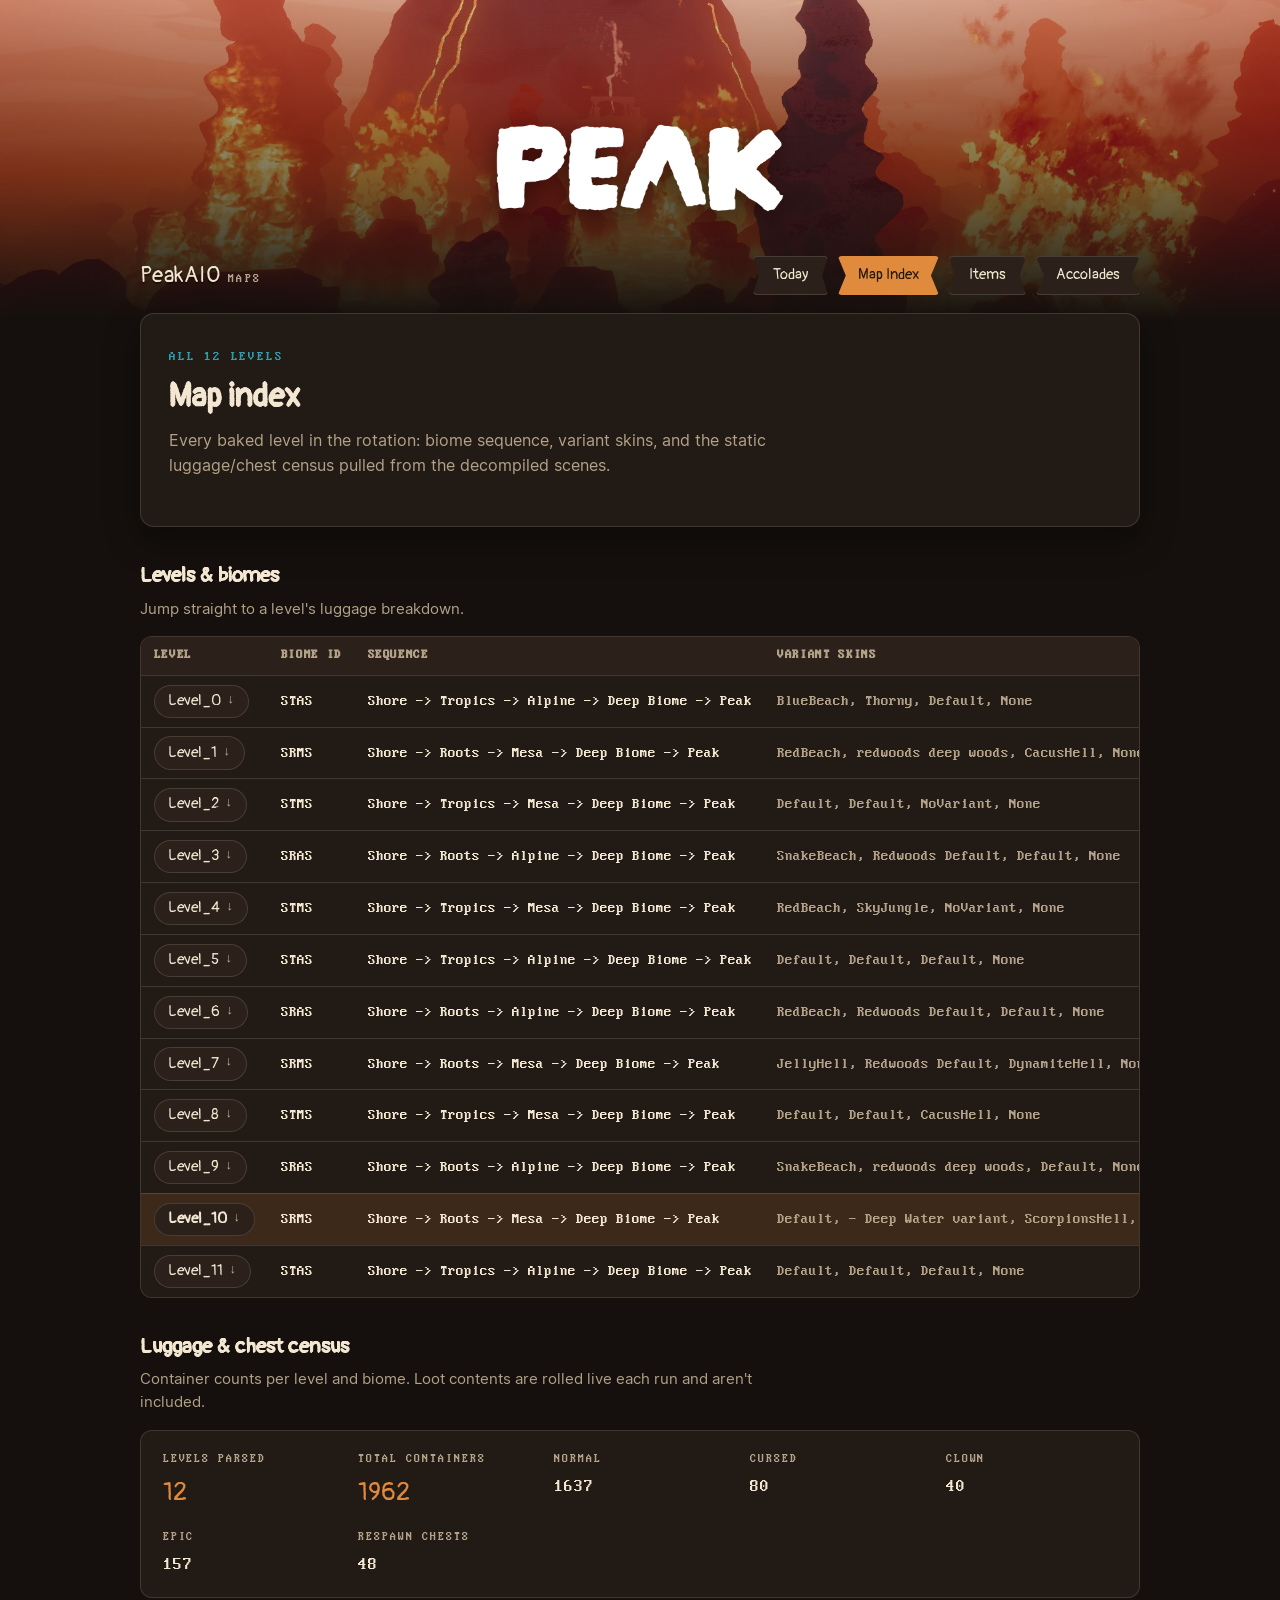
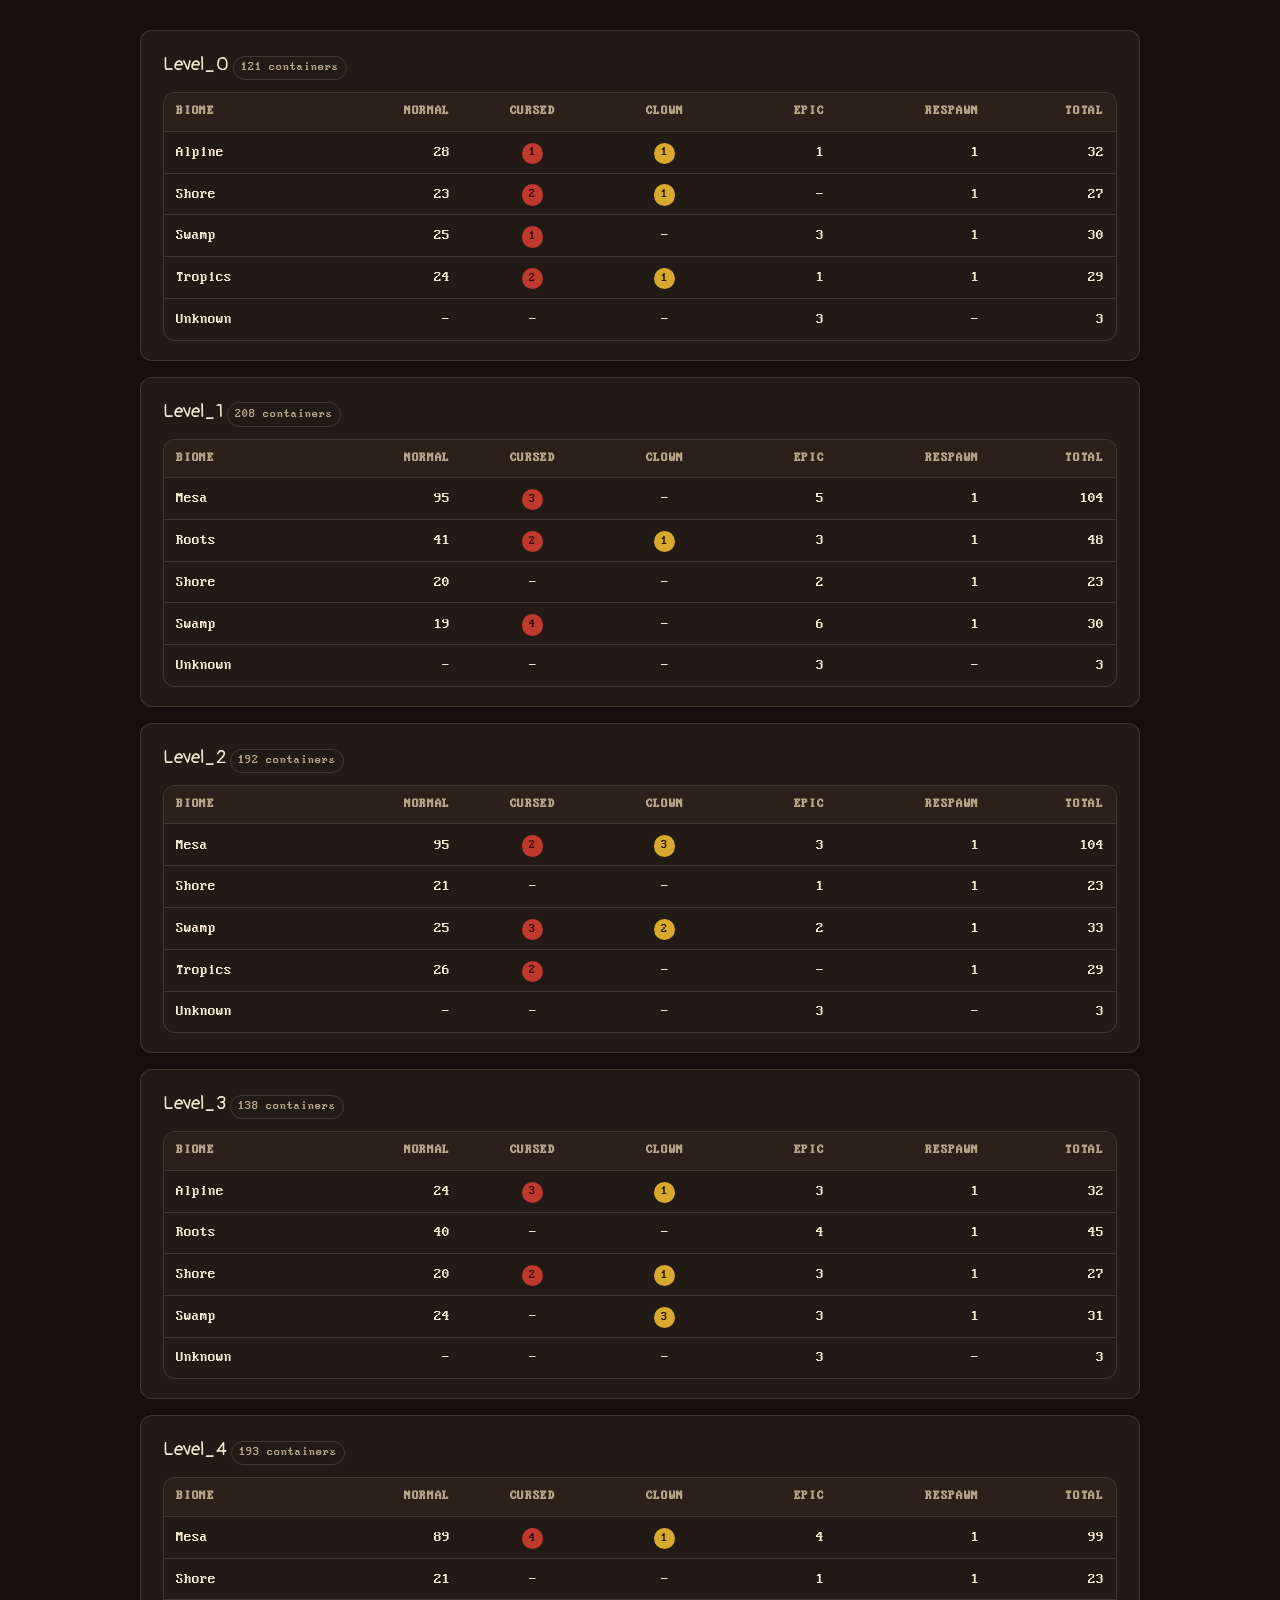
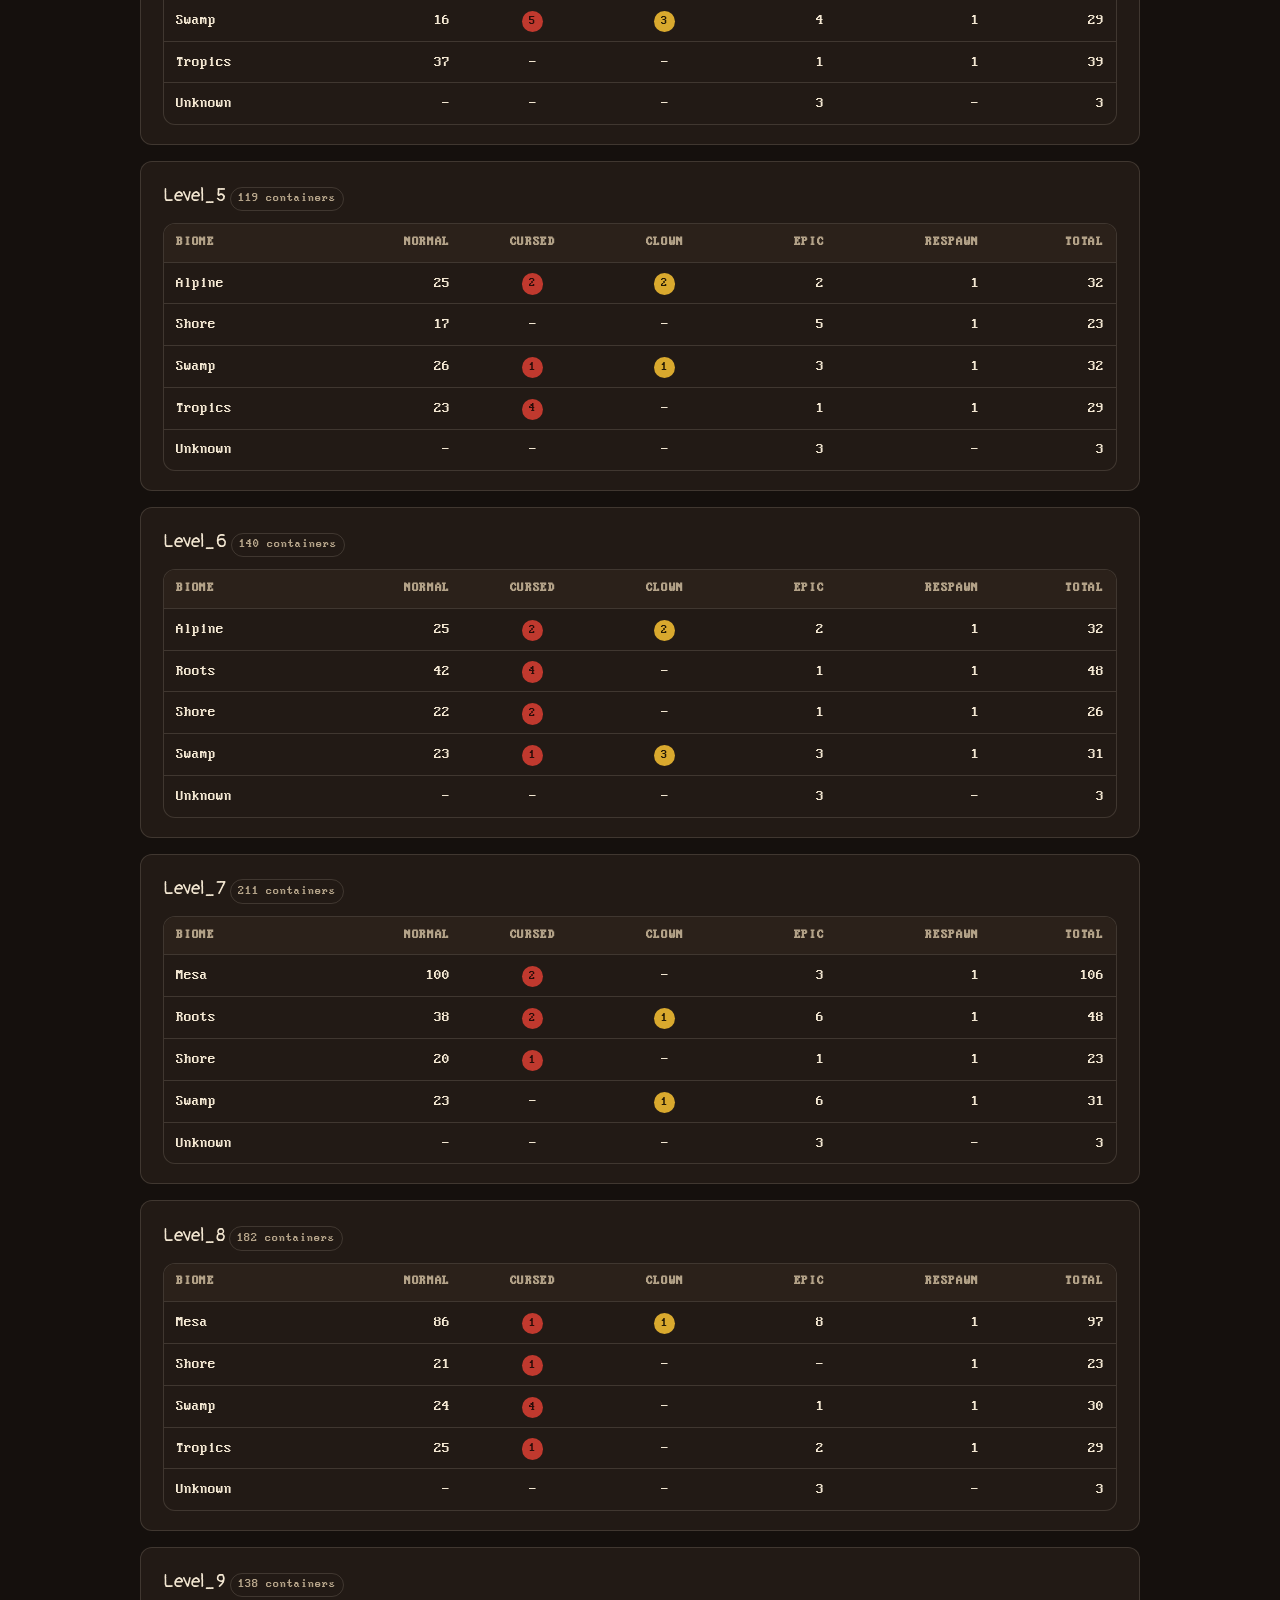
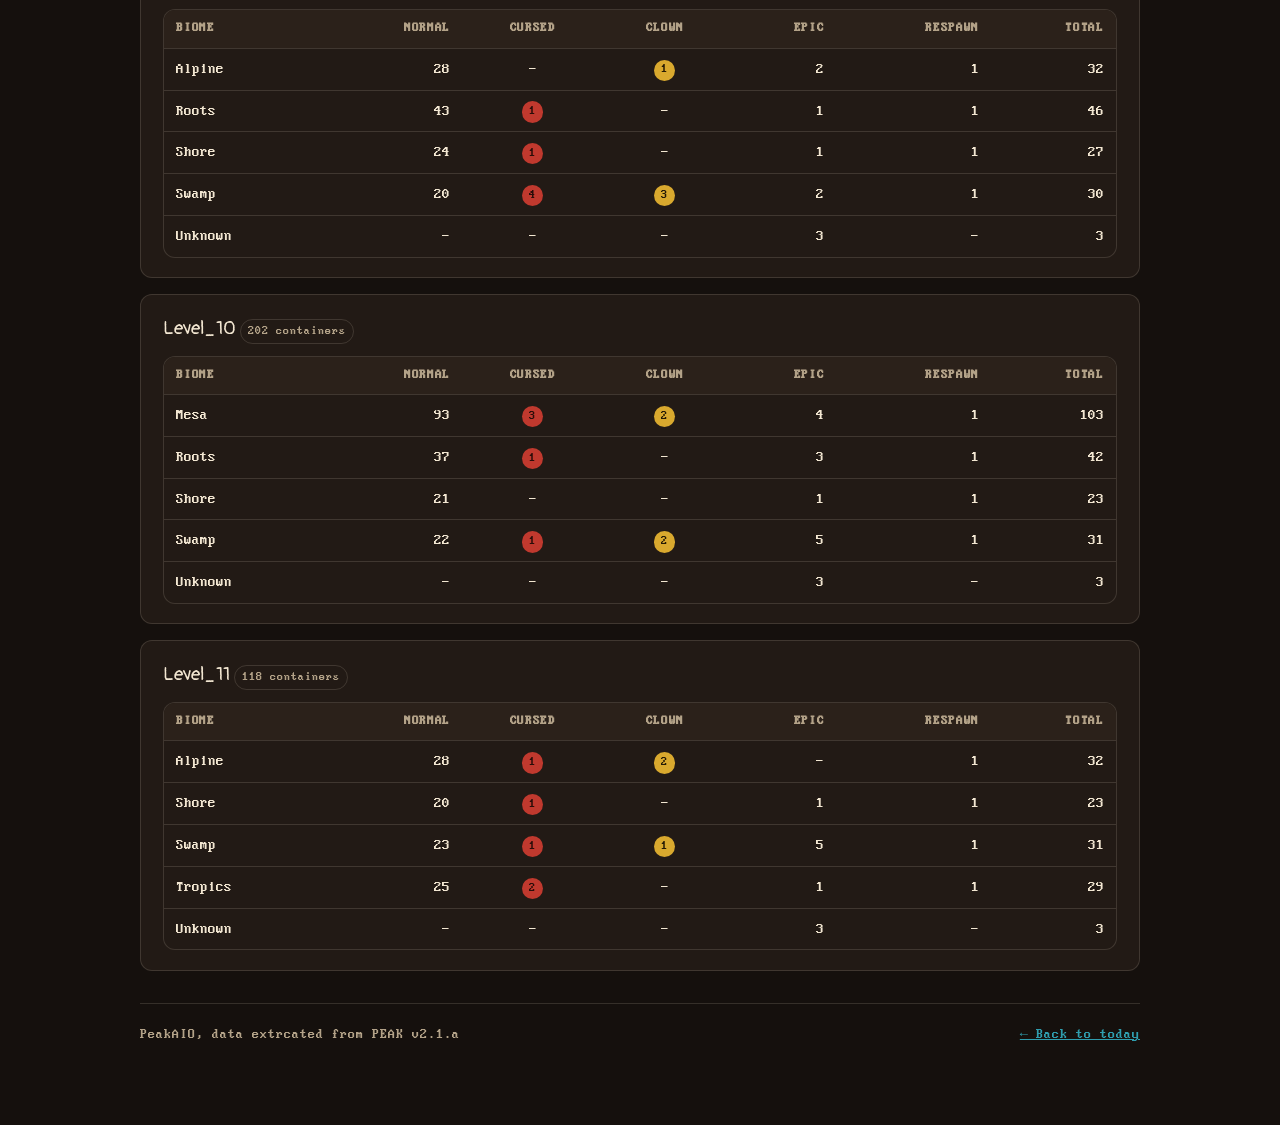
<file: maps.html>
<!doctype html>
<html lang="en">
<head>
    <meta charset="utf-8">
    <meta name="viewport" content="width=device-width, initial-scale=1">
    <title>PEAK Map Index</title>
    <meta name="description" content="All 12 PEAK levels: biome sequence, variant skins, and luggage/chest census.">
    <link rel="icon" href="favicon.ico" sizes="any">
<link rel="icon" type="image/png" sizes="32x32" href="assets/img/favicon-32.png">
<link rel="icon" type="image/png" sizes="192x192" href="assets/img/favicon-192.png">
<link rel="apple-touch-icon" href="assets/img/apple-touch-icon.png">
<link rel="stylesheet" href="assets/css/theme.css">
</head>
<body>

<div class="skyline">
    <div class="logo-wrap"><img src="assets/img/peak-logo.png" alt="PEAK" width="900" height="283"></div>
</div>

<div class="wrap">
    <div class="topbar">
        <a class="brand" href="index.html">
            <span class="mark">PeakAIO</span>
            <span class="tag">Maps</span>
        </a>
        <nav class="tabs">
            <a href="index.html">Today</a>
            <a href="maps.html" class="active">Map Index</a>
            <a href="items.html">Items</a>
            <a href="accolades.html">Accolades</a>
        </nav>
    </div>

    <main>
        <section class="hero">
            <span class="eyebrow">All 12 levels</span>
            <h1>Map index</h1>
            <p class="sub">Every baked level in the rotation: biome sequence, variant skins, and the static
                luggage/chest census pulled from the decompiled scenes.</p>
        </section>

        <section class="panel" id="levels">
            <h2> Levels &amp; biomes</h2>
            <p class="desc">Jump straight to a level's luggage breakdown.</p>
            <div class="table-wrap">
                <table id="levels-table">
                    <thead>
                    <tr>
                        <th>Level</th>
                        <th>Biome ID</th>
                        <th>Sequence</th>
                        <th>Variant skins</th>
                        <th>Total containers</th>
                    </tr>
                    </thead>
                    <tbody></tbody>
                </table>
            </div>
        </section>

        <section class="panel" id="luggage">
            <h2> Luggage &amp; chest census</h2>
            <p class="desc">Container counts per level and biome. Loot contents are rolled live each run and aren't
                included.</p>
            <div class="card kv-grid" id="luggage-totals"></div>
            <div id="luggage-sections"></div>
        </section>

        <footer>
            <span>PeakAIO, data extrcated from PEAK v2.1.a</span>
            <a class="pagelink" href="index.html">← Back to today</a>
        </footer>
    </main>
</div>

<script src="assets/js/rotation.js"></script>
<script>
    const now = new Date();
    const todayIndex = PEAK.computeDayIndex(now.getTime());
    const today = PEAK.describeDay(todayIndex);

    fetch("luggage_by_level_biome.json", {cache: "no-store"})
        .then((r) => r.json())
        .then((luggage) => renderAll(luggage))
        .catch(() => renderAll({levels: {}}));

    function renderAll(luggage) {
        const levelsBody = document.querySelector("#levels-table tbody");
        let rows = "";
        for (let i = 0; i < 12; i++) {
            const info = PEAK.describeDay(i);
            const total = luggage.levels?.[`Level_${i}`]?.total ?? "N/A";
            rows += `<tr id="level-${i}" class="${i === today.levelIndex ? "today" : ""}">
        <td><a class="btn-chip" href="#luggage-Level_${i}">Level_${i} <span class="arrow">&#8595;</span></a></td>
        <td>${info.biomeId}</td>
        <td>${info.sequence}</td>
        <td class="dim">${info.variants.join(", ")}</td>
        <td class="num">${total}</td>
      </tr>`;
        }
        levelsBody.innerHTML = rows;

        const CATS = ["normal", "cursed", "clown", "epic", "respawn"];
        let grandTotal = 0;
        const grandByCat = Object.fromEntries(CATS.map((c) => [c, 0]));
        const levelNames = Object.keys(luggage.levels || {}).sort((a, b) => {
            const na = parseInt(a.split("_")[1], 10), nb = parseInt(b.split("_")[1], 10);
            return na - nb;
        });

        function catCell(v, cat) {
            const isBadge = cat === "cursed" || cat === "clown";
            if (!isBadge) return `<td class="num">${v || "-"}</td>`;
            const cls = cat === "cursed" ? "bad" : "warn";
            return `<td class="badge-cell">${v ? `<span class="count-badge ${cls}">${v}</span>` : "-"}</td>`;
        }

        let sectionsHtml = "";
        for (const levelName of levelNames) {
            const lvl = luggage.levels[levelName];
            grandTotal += lvl.total;
            const levelNum = parseInt(levelName.split("_")[1], 10);
            const biomeNames = Object.keys(lvl.by_biome).sort((a, b) => {
                if (a === "Unknown") return 1;
                if (b === "Unknown") return -1;
                return a.localeCompare(b);
            });
            let rowsHtml = "";
            for (const biome of biomeNames) {
                const counts = lvl.by_biome[biome];
                let rowTotal = 0;
                for (const c of CATS) {
                    const v = counts[c] || 0;
                    grandByCat[c] += v;
                    rowTotal += v;
                }
                rowsHtml += `<tr>
          <td>${biome}</td>
          ${catCell(counts.normal, "normal")}
          ${catCell(counts.cursed, "cursed")}
          ${catCell(counts.clown, "clown")}
          ${catCell(counts.epic, "epic")}
          ${catCell(counts.respawn, "respawn")}
          <td class="num">${rowTotal}</td>
        </tr>`;
            }
            sectionsHtml += `
        <div class="card" id="luggage-${levelName}" style="margin-top:1rem;">
          <h3 style="font-family:var(--display); margin:0 0 0.75rem; color:var(--ink); font-weight:400;">
            ${levelName} <span class="pill">${lvl.total} containers</span>
          </h3>
          <div class="table-wrap">
            <table>
              <thead><tr><th>Biome</th><th class="num">Normal</th><th class="badge-cell">Cursed</th><th class="badge-cell">Clown</th><th class="num">Epic</th><th class="num">Respawn</th><th class="num">Total</th></tr></thead>
              <tbody>${rowsHtml}</tbody>
            </table>
          </div>
        </div>`;
        }
        document.getElementById("luggage-sections").innerHTML = sectionsHtml || `<p class="note">No luggage data loaded.</p>`;

        document.getElementById("luggage-totals").innerHTML = [
            ["Levels parsed", levelNames.length, true],
            ["Total containers", grandTotal, true],
            ["Normal", grandByCat.normal, false],
            ["Cursed", grandByCat.cursed, false],
            ["Clown", grandByCat.clown, false],
            ["Epic", grandByCat.epic, false],
            ["Respawn chests", grandByCat.respawn, false],
        ].map(([label, val, big]) =>
            `<div class="kv"><label>${label}</label><output class="${big ? "big" : ""}">${val}</output></div>`
        ).join("");

        if (location.hash) {
            const target = document.querySelector(location.hash);
            if (target) target.scrollIntoView({behavior: "smooth", block: "start"});
        }
    }
</script>
</body>
</html>
</file>
<file: assets/css/theme.css>
@font-face {
  font-family: "Pangolin";
  src: url("../fonts/Pangolin-Regular.woff2") format("woff2");
  font-weight: 400;
  font-display: swap;
}
@font-face {
  font-family: "Perfect DOS VGA 437";
  src: url("../fonts/PerfectDOSVGA437.woff2") format("woff2");
  font-weight: 400;
  font-display: swap;
}
@font-face {
  font-family: "Not Inter";
  src: url("../fonts/NotInter-Regular.woff2") format("woff2");
  font-weight: 400;
  font-display: swap;
}

:root {
  --bg: #15100d;
  --panel: #221a15;
  --panel-2: #2b211a;
  --ink: #f3e7d2;
  --ink-dim: #b3a288;
  --border: rgba(243, 231, 210, 0.14);

  --orange: #e08a3e;
  --gold: #d9a92e;
  --teal: #2f9dae;
  --purple: #8a5cc4;
  --red: #c0392e;
  --green: #4a9e42;

  --accent: var(--orange);
  --accent-2: var(--teal);
  --warn: var(--gold);
  --bad: var(--red);

  --display: "Pangolin", "Not Inter", cursive, sans-serif;
  --mono: "Perfect DOS VGA 437", ui-monospace, Menlo, Consolas, monospace;
  --body: "Not Inter", ui-sans-serif, system-ui, sans-serif;
}

* { box-sizing: border-box; }

.thick {
  text-shadow: 0.5px 0 currentColor, -0.5px 0 currentColor, 0 0.5px currentColor, 0 -0.5px currentColor;
}

body {
  margin: 0;
  min-height: 100vh;
  color: var(--ink);
  font-family: var(--body);
  line-height: 1.55;
  background: var(--bg);
  cursor: url("../img/cursor-open.png") 16 16, auto;
}
body:active {
  cursor: url("../img/cursor-closed.png") 16 16, auto;
}

.skyline {
  position: relative;
  height: 320px;
  overflow: hidden;
  /*background: url("../img/hero-bg.webp") center 65% / cover no-repeat;*/
  background: url("../img/img.png") center 65% / cover no-repeat;
}
.skyline::after {
  content: "";
  position: absolute;
  inset: 0;
  background: linear-gradient(180deg, rgba(21, 16, 13, 0.15) 0%, rgba(21, 16, 13, 0.55) 55%, var(--bg) 100%);
}
.skyline .logo-wrap {
  position: absolute;
  inset: 0;
  display: flex;
  align-items: center;
  justify-content: center;
  padding-top: 1rem;
  z-index: 1;
}
.skyline .logo-wrap img {
  height: 92px;
  width: auto;
  filter: drop-shadow(0 6px 14px rgba(0, 0, 0, 0.55));
}

.wrap {
  max-width: 1040px;
  margin: -64px auto 0;
  padding: 0 1.25rem 5rem;
  position: relative;
  z-index: 2;
}

.topbar {
  display: flex;
  align-items: center;
  justify-content: space-between;
  gap: 1rem;
  padding: 0 0 1.1rem;
}
.brand {
  display: flex;
  align-items: baseline;
  gap: 0.5rem;
  color: var(--ink);
  text-decoration: none;
}
.brand .mark {
  font-family: var(--display);
  font-size: 1.4rem;
  letter-spacing: 0.02em;
  text-shadow: 0 2px 0 rgba(0, 0, 0, 0.4);
}
.brand .tag {
  font-family: var(--mono);
  font-size: 0.78rem;
  letter-spacing: 0.1em;
  text-transform: uppercase;
  color: var(--ink-dim);
}

nav.tabs {
  display: flex;
  gap: 0.6rem;
}
nav.tabs a {
  position: relative;
  color: var(--ink);
  text-decoration: none;
  font-family: var(--display);
  font-size: 0.92rem;
  padding: 0.45rem 1.2rem;
  background: var(--panel-2);
  border: 1px solid var(--border);
  border-radius: 4px;
  clip-path: polygon(0 0, 100% 0, 92% 50%, 100% 100%, 0 100%, 8% 50%);
}
nav.tabs a.active { background: var(--orange); color: #24160a; border-color: transparent; }
nav.tabs a:not(.active):hover { background: #33281f; }

main {
  display: flex;
  flex-direction: column;
  gap: 2rem;
}

.hero {
  background: var(--panel);
  border: 1px solid var(--border);
  border-radius: 14px;
  padding: 1.75rem;
  box-shadow: 0 14px 34px rgba(0, 0, 0, 0.4);
}
.eyebrow {
  font-family: var(--mono);
  font-size: 0.8rem;
  letter-spacing: 0.14em;
  text-transform: uppercase;
  color: var(--accent-2);
}
.hero h1 {
  font-family: var(--display);
  margin: 0.3rem 0 0.4rem;
  font-size: 2rem;
  color: var(--ink);
  font-weight: 400;
  text-shadow: 0.6px 0 currentColor, -0.6px 0 currentColor, 0 0.6px currentColor, 0 -0.6px currentColor;
}
.hero .sub { color: var(--ink-dim); margin: 0 0 1.25rem; max-width: 60ch; }

.kv-grid {
  display: grid;
  grid-template-columns: repeat(auto-fit, minmax(150px, 1fr));
  gap: 1rem 1.5rem;
}
.kv label {
  display: block;
  font-family: var(--mono);
  font-size: 0.75rem;
  letter-spacing: 0.08em;
  text-transform: uppercase;
  color: var(--ink-dim);
  margin-bottom: 0.25rem;
}
.kv output {
  font-family: var(--mono);
  font-size: 1.05rem;
  font-variant-numeric: tabular-nums;
  color: var(--ink);
}
.kv output.big {
  font-family: var(--display);
  font-size: 1.6rem;
  color: var(--orange);
}

.badge {
  display: inline-flex;
  align-items: center;
  gap: 0.4rem;
  font-family: var(--mono);
  font-size: 0.82rem;
  padding: 0.3rem 0.7rem;
  border-radius: 999px;
  border: 1px solid var(--border);
  background: var(--panel-2);
  color: var(--ink-dim);
}
.badge.ok { color: var(--teal); border-color: var(--teal); }
.badge.warn { color: var(--gold); border-color: var(--gold); }
.badge.bad { color: var(--red); border-color: var(--red); }
.badge .dot { width: 0.45rem; height: 0.45rem; border-radius: 50%; background: currentColor; }

section.panel {
  display: flex;
  flex-direction: column;
  gap: 1rem;
}
section.panel > h2 {
  font-family: var(--display);
  margin: 0;
  font-size: 1.3rem;
  font-weight: 400;
  color: var(--ink);
  display: flex;
  align-items: baseline;
  gap: 0.55rem;
  text-shadow: 0.5px 0 currentColor, -0.5px 0 currentColor, 0 0.5px currentColor, 0 -0.5px currentColor;
}
section.panel > h2 .num {
  font-family: var(--mono);
  color: var(--ink-dim);
  font-size: 0.85rem;
  background: var(--panel-2);
  border: 1px solid var(--border);
  border-radius: 4px;
  padding: 0.1rem 0.4rem;
}
section.panel > .desc {
  margin: -0.6rem 0 0;
  color: var(--ink-dim);
  font-size: 0.92rem;
  max-width: 72ch;
}

.card {
  background: var(--panel);
  border: 1px solid var(--border);
  border-radius: 12px;
  padding: 1.2rem 1.35rem;
}

.card-grid {
  display: grid;
  grid-template-columns: repeat(auto-fill, minmax(200px, 1fr));
  gap: 1rem;
}
.map-card {
  background: var(--panel);
  border: 1px solid var(--border);
  border-radius: 12px;
  padding: 1rem 1.1rem;
  display: flex;
  flex-direction: column;
  gap: 0.5rem;
  text-decoration: none;
  color: inherit;
  transition: transform 0.12s ease, box-shadow 0.12s ease, border-color 0.12s ease;
}
.map-card:hover { transform: translateY(-2px); box-shadow: 0 8px 20px rgba(0, 0, 0, 0.4); border-color: var(--accent); }
.map-card.today { border-color: var(--orange); box-shadow: 0 0 0 2px rgba(224, 138, 62, 0.3); }
.map-card .lvl { font-family: var(--display); font-size: 1.25rem; color: var(--ink); }
.map-card .seq { font-family: var(--mono); font-size: 0.85rem; color: var(--ink-dim); }
.map-card .when { font-family: var(--mono); font-size: 0.8rem; color: var(--teal); }

.table-wrap {
  overflow-x: auto;
  border: 1px solid var(--border);
  border-radius: 12px;
  background: var(--panel);
}
table {
  border-collapse: collapse;
  width: 100%;
  font-family: var(--mono);
  font-size: 0.92rem;
  font-variant-numeric: tabular-nums;
}
th, td {
  text-align: left;
  padding: 0.55rem 0.8rem;
  border-bottom: 1px solid var(--border);
  white-space: nowrap;
  color: var(--ink);
}
thead th {
  position: sticky;
  top: 0;
  background: var(--panel-2);
  color: var(--ink-dim);
  font-weight: 600;
  font-size: 0.8rem;
  letter-spacing: 0.05em;
  text-transform: uppercase;
}
tbody tr:last-child td { border-bottom: none; }
tbody tr.today { background: rgba(224, 138, 62, 0.14); }
tbody tr.today td:first-child { color: var(--orange); font-weight: 700; }
td.num, th.num { text-align: right; }
td.dim { color: var(--ink-dim); }

.pill {
  display: inline-block;
  font-family: var(--mono);
  font-size: 0.78rem;
  padding: 0.1rem 0.45rem;
  border-radius: 999px;
  border: 1px solid var(--border);
  color: var(--ink-dim);
}
.pill.warn { color: #241a05; background: var(--gold); border-color: transparent; }
.pill.bad { color: #2a0d09; background: var(--red); border-color: transparent; }

td.badge-cell, th.badge-cell { text-align: center; }
.count-badge {
  display: inline-flex;
  align-items: center;
  justify-content: center;
  min-width: 1.7em;
  height: 1.7em;
  border-radius: 50%;
  font-family: var(--mono);
  font-size: 0.78rem;
  color: var(--ink-dim);
}
.count-badge.warn { color: #241a05; background: var(--gold); }
.count-badge.bad { color: #2a0d09; background: var(--red); }

.note {
  border-left: 3px solid var(--purple);
  padding: 0.6rem 0.9rem;
  font-size: 0.86rem;
  color: var(--ink-dim);
  background: var(--panel-2);
  border-radius: 0 8px 8px 0;
}
.note strong { color: var(--ink); }

a.pagelink { color: var(--teal); }

.btn-chip {
  display: inline-flex;
  align-items: center;
  gap: 0.35rem;
  font-family: var(--display);
  font-size: 0.95rem;
  color: var(--ink);
  text-decoration: none;
  background: var(--panel-2);
  border: 1px solid var(--border);
  border-radius: 999px;
  padding: 0.2rem 0.85rem 0.28rem;
  transition: background 0.12s ease, border-color 0.12s ease, transform 0.12s ease;
}
.btn-chip:hover { background: var(--orange); color: #24160a; border-color: transparent; transform: translateY(-1px); }
.btn-chip .arrow { font-family: var(--mono); font-size: 0.8rem; opacity: 0.7; }

[id] { scroll-margin-top: 1.5rem; }

footer {
  border-top: 1px solid var(--border);
  padding-top: 1.25rem;
  font-size: 0.85rem;
  color: var(--ink-dim);
  font-family: var(--mono);
  display: flex;
  justify-content: space-between;
  flex-wrap: wrap;
  gap: 0.5rem;
}

.item-toolbar {
  display: flex;
  gap: 0.6rem;
  flex-wrap: wrap;
}
.item-toolbar input, .item-toolbar select {
  font-family: var(--body);
  font-size: 0.85rem;
  color: var(--ink);
  background: var(--panel-2);
  border: 1px solid var(--border);
  border-radius: 8px;
  padding: 0.5rem 0.75rem;
}
.item-toolbar input { flex: 1 1 220px; }

.item-grid {
  display: grid;
  grid-template-columns: repeat(auto-fill, minmax(190px, 1fr));
  gap: 1rem;
}
.item-card {
  background: var(--panel);
  border: 1px solid var(--border);
  border-radius: 12px;
  padding: 1rem;
  display: flex;
  flex-direction: column;
  gap: 0.6rem;
}
.item-card .icon-wrap {
  width: 56px;
  height: 56px;
  border-radius: 10px;
  background: var(--panel-2);
  border: 1px solid var(--border);
  display: flex;
  align-items: center;
  justify-content: center;
  overflow: hidden;
}
.item-card .icon-wrap img { max-width: 78%; max-height: 78%; object-fit: contain; }
.item-card .icon-wrap .no-icon { font-family: var(--mono); color: var(--ink-dim); font-size: 0.85rem; }
.item-card .name { font-family: var(--display); font-size: 1.1rem; color: var(--ink); line-height: 1.2; }
.item-card .meta-row {
  display: flex;
  gap: 0.6rem;
  font-family: var(--mono);
  font-size: 0.78rem;
  color: var(--ink-dim);
  flex-wrap: wrap;
}
.item-card .tag-row {
  display: flex;
  flex-wrap: wrap;
  gap: 0.35rem;
}
.item-card .pools {
  font-size: 0.8rem;
  color: var(--ink-dim);
  line-height: 1.5;
}
.item-card .pools strong { color: var(--ink); font-weight: 400; font-family: var(--display); }

.rarity-pill {
  display: inline-block;
  font-family: var(--mono);
  font-size: 0.72rem;
  padding: 0.1rem 0.5rem;
  border-radius: 999px;
  border: 1px solid currentColor;
}
.rarity-Common { color: var(--ink-dim); }
.rarity-Uncommon { color: var(--green); }
.rarity-Rare { color: var(--teal); }
.rarity-Epic { color: var(--purple); }
.rarity-Legendary { color: var(--gold); }
.rarity-Mythic { color: var(--orange); }
.rarity-RidiculouslyRare { color: var(--red); }

.stat-bar {
  display: flex;
  align-items: center;
  gap: 0.5rem;
  font-family: var(--mono);
  font-size: 0.74rem;
}
.stat-bar .stat-label { min-width: 58px; color: var(--ink-dim); }
.stat-bar .track {
  flex: 1;
  height: 6px;
  border-radius: 3px;
  background: var(--panel-2);
  border: 1px solid var(--border);
  overflow: hidden;
}
.stat-bar .fill { display: block; height: 100%; border-radius: 3px; }
.stat-bar .stat-value { min-width: 40px; text-align: right; color: var(--ink-dim); }

.fill-red { background: var(--red); }
.fill-gold { background: var(--gold); }
.fill-teal { background: var(--teal); }
.fill-green { background: var(--green); }
.fill-purple { background: var(--purple); }
.fill-orange { background: var(--orange); }
.fill-dim { background: var(--ink-dim); }

.effect-list {
  display: flex;
  flex-direction: column;
  gap: 0.3rem;
}

.sash-preview {
  display: flex;
  gap: 1.5rem;
  align-items: center;
  flex-wrap: wrap;
}
.sash-preview img {
  width: 140px;
  height: 140px;
  object-fit: contain;
  filter: drop-shadow(0 6px 14px rgba(0, 0, 0, 0.5));
}
.sash-preview .info h3 {
  font-family: var(--display);
  font-weight: 400;
  margin: 0 0 0.35rem;
  font-size: 1.3rem;
  color: var(--ink);
}
.sash-preview .info p { margin: 0.2rem 0; color: var(--ink-dim); font-size: 0.9rem; }
.sash-preview .info p strong { color: var(--ink); font-weight: 400; font-family: var(--display); }

.sash-row {
  display: flex;
  gap: 0.5rem;
  flex-wrap: wrap;
}
.sash-swatch {
  width: 48px;
  height: 48px;
  padding: 0.3rem;
  border-radius: 10px;
  border: 1px solid var(--border);
  background: var(--panel-2);
  cursor: inherit;
}
.sash-swatch img { width: 100%; height: 100%; object-fit: contain; }
.sash-swatch:hover { border-color: var(--accent); }
.sash-swatch.active { border-color: var(--orange); box-shadow: 0 0 0 2px rgba(224, 138, 62, 0.3); }

.badge-grid {
  display: grid;
  grid-template-columns: repeat(auto-fill, minmax(76px, 1fr));
  gap: 0.9rem;
}
.badge-slot { position: relative; display: flex; justify-content: center; }
.badge-btn {
  width: 68px;
  height: 68px;
  border-radius: 50%;
  border: 2px solid var(--border);
  background: var(--panel-2);
  padding: 0.35rem;
  cursor: inherit;
  transition: border-color 0.12s ease, transform 0.12s ease;
}
.badge-btn img { width: 100%; height: 100%; object-fit: contain; }
.badge-btn:hover { border-color: var(--orange); transform: translateY(-2px); }
.badge-btn.special { border-color: var(--gold); }

.badge-tip {
  position: absolute;
  bottom: 100%;
  left: 50%;
  transform: translate(-50%, -8px);
  background: var(--panel);
  border: 1px solid var(--border);
  border-radius: 8px;
  padding: 0.5rem 0.7rem;
  min-width: 160px;
  max-width: 220px;
  text-align: center;
  font-size: 0.78rem;
  color: var(--ink-dim);
  box-shadow: 0 8px 20px rgba(0, 0, 0, 0.4);
  opacity: 0;
  pointer-events: none;
  transition: opacity 0.1s ease;
  z-index: 5;
}
.badge-tip strong {
  display: block;
  font-family: var(--display);
  font-weight: 400;
  color: var(--ink);
  font-size: 0.9rem;
  margin-bottom: 0.15rem;
}
.badge-slot:hover .badge-tip { opacity: 1; }

.modal-overlay {
  position: fixed;
  inset: 0;
  background: rgba(10, 7, 5, 0.75);
  display: flex;
  align-items: center;
  justify-content: center;
  z-index: 50;
  padding: 1.5rem;
}
.modal-overlay[hidden] { display: none; }
.modal-card {
  background: var(--panel);
  border: 1px solid var(--border);
  border-radius: 14px;
  padding: 1.75rem;
  max-width: 420px;
  width: 100%;
  text-align: center;
  box-shadow: 0 20px 50px rgba(0, 0, 0, 0.5);
}
.modal-card img { width: 128px; height: 128px; object-fit: contain; margin-bottom: 0.75rem; }
.modal-card h3 { font-family: var(--display); font-weight: 400; font-size: 1.4rem; margin: 0 0 0.6rem; color: var(--ink); }
.modal-card p { color: var(--ink-dim); margin: 0 0 1rem; }
.modal-card .item-links { display: flex; gap: 0.5rem; justify-content: center; flex-wrap: wrap; margin-bottom: 1rem; }
.modal-close {
  font-family: var(--display);
  background: var(--panel-2);
  border: 1px solid var(--border);
  color: var(--ink);
  border-radius: 999px;
  padding: 0.4rem 1.2rem;
  cursor: inherit;
}
.modal-close:hover { background: var(--orange); color: #24160a; }

@media (max-width: 640px) {
  .wrap { margin-top: -50px; }
  .hero h1 { font-size: 1.6rem; }
  .topbar { flex-direction: column; align-items: flex-start; }
}
</file>
